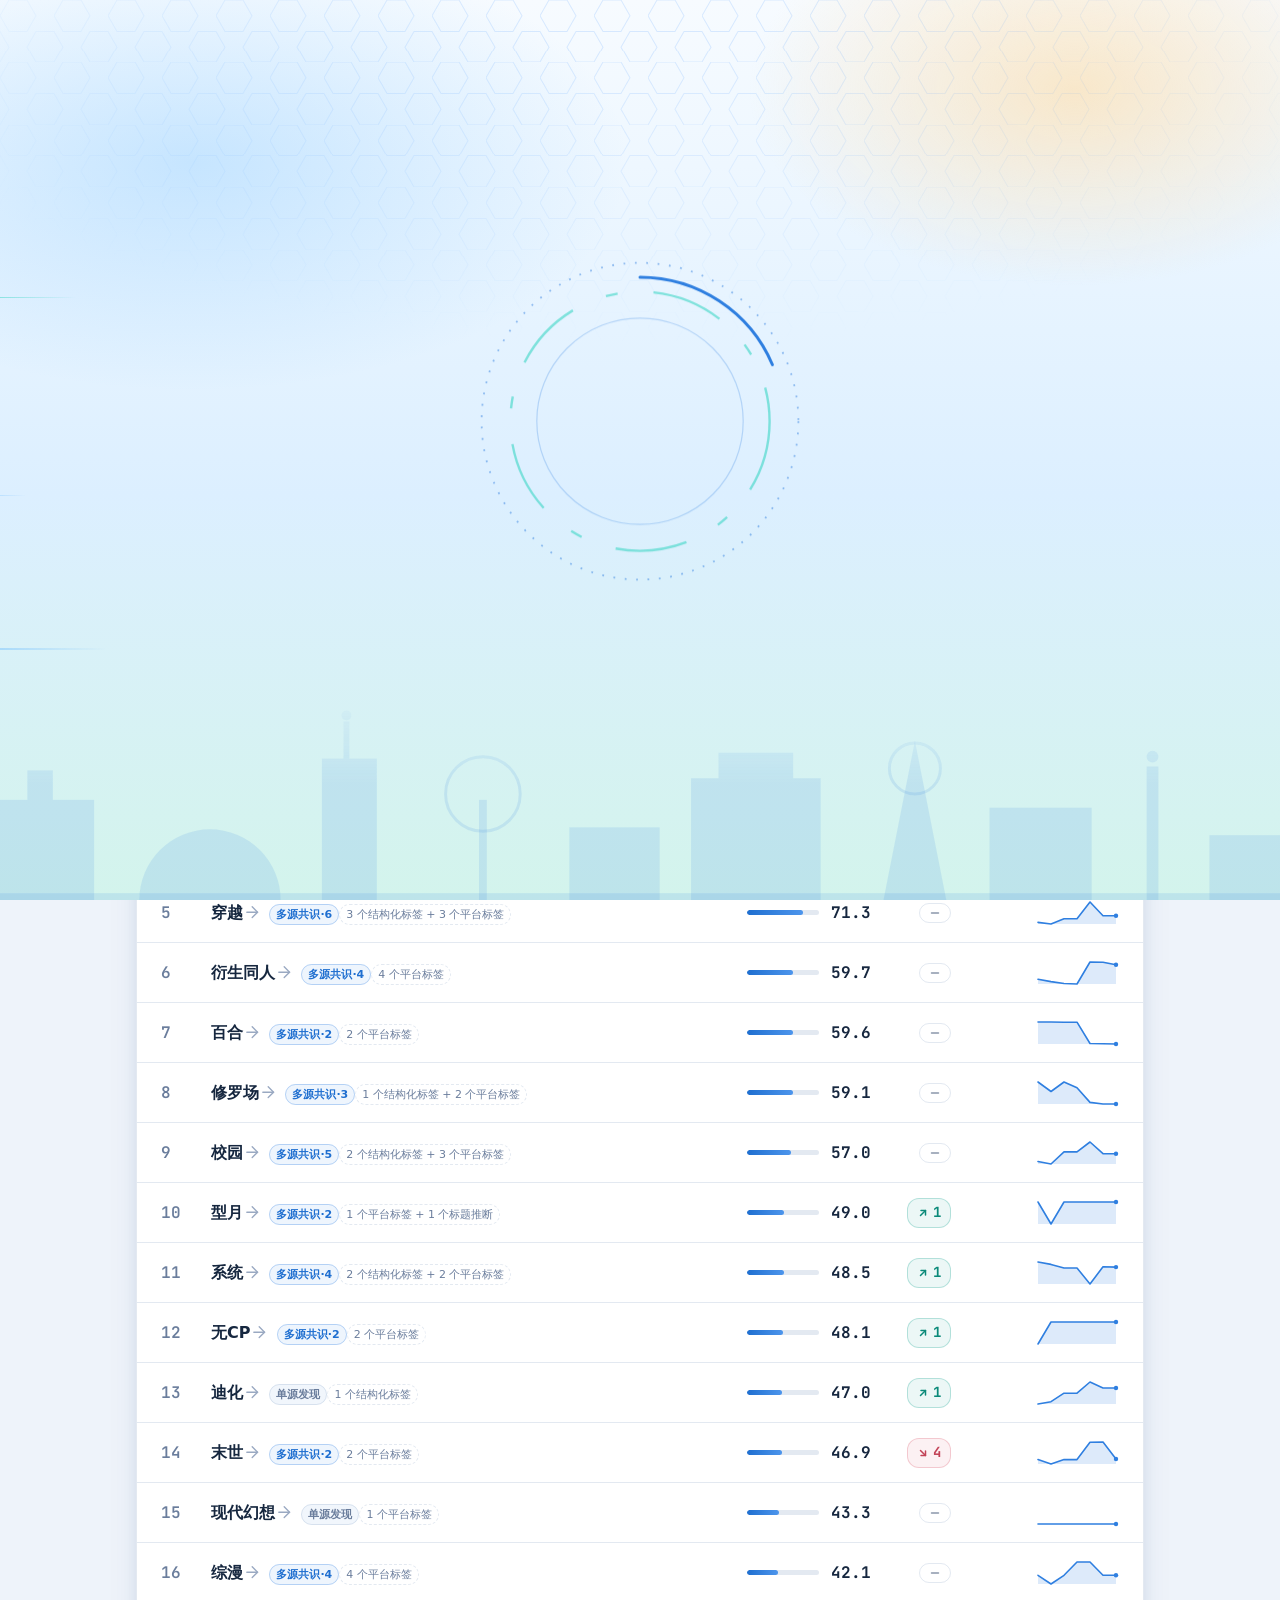
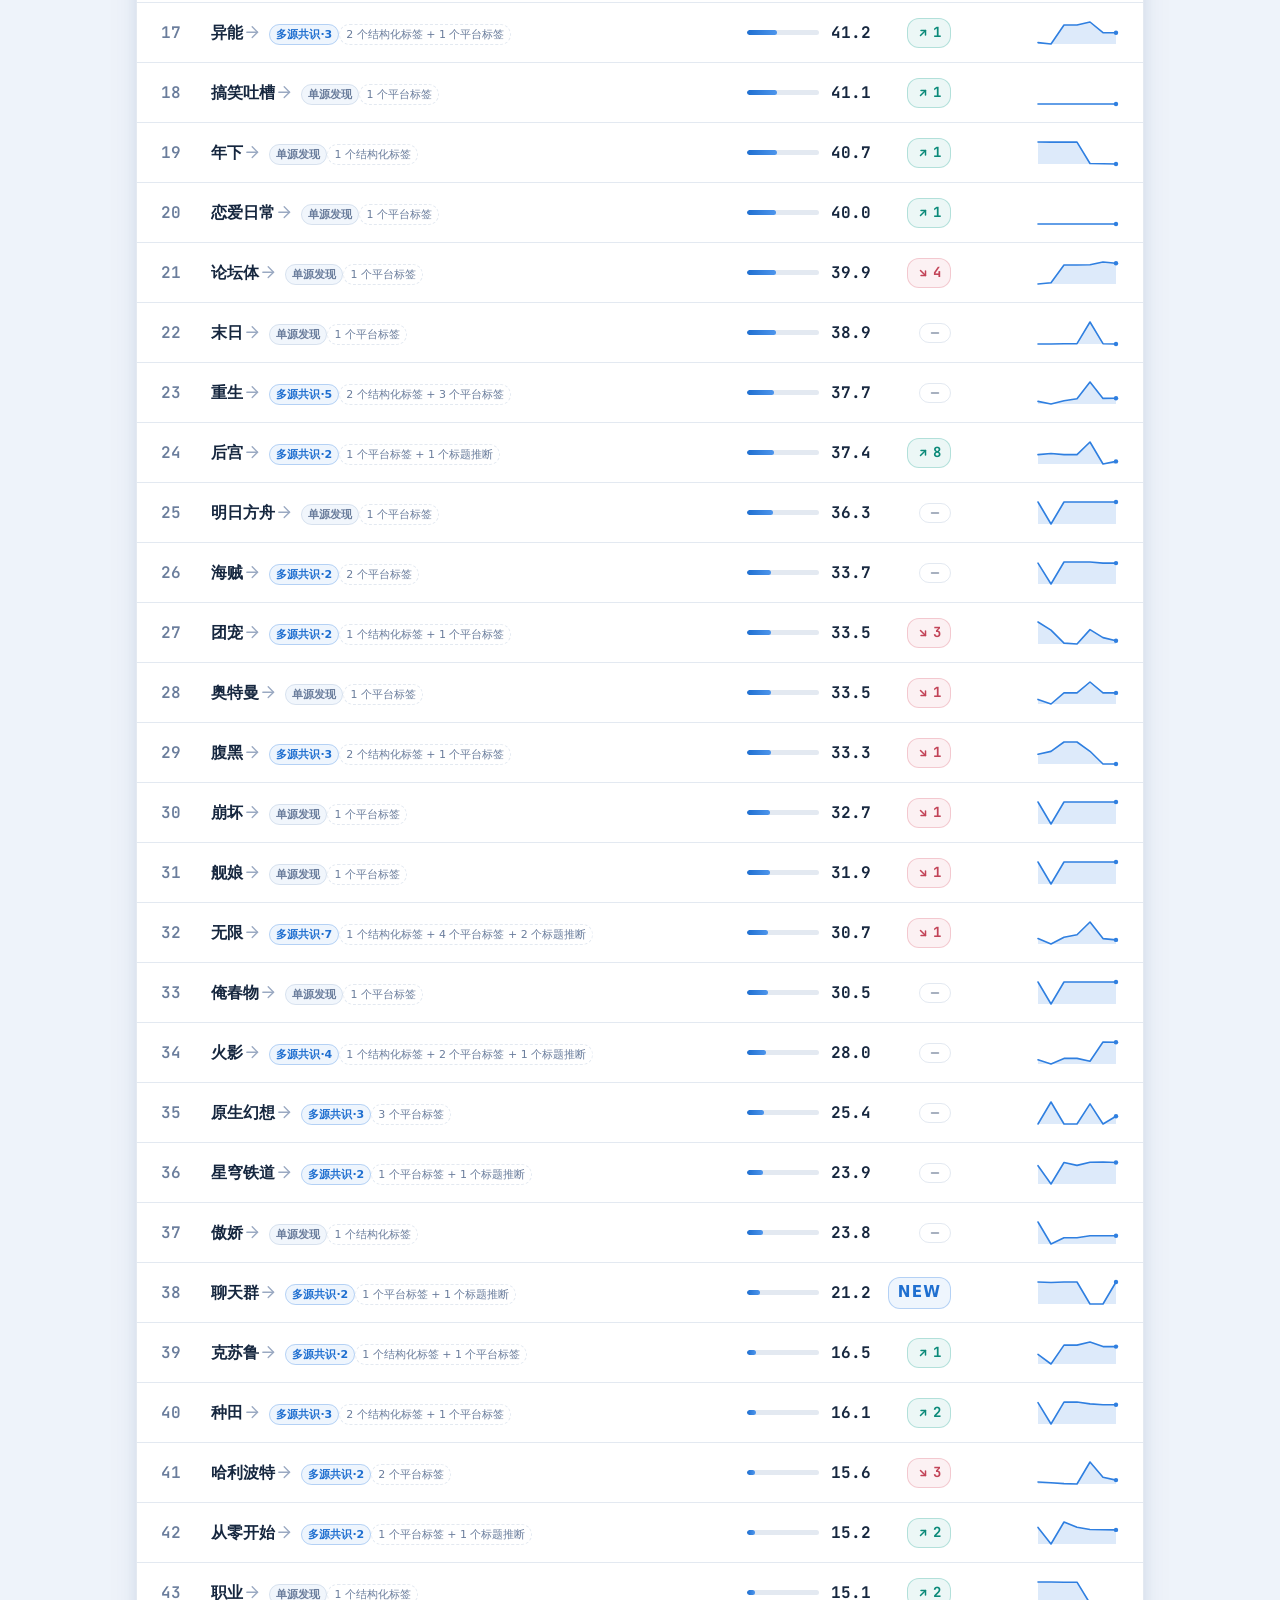
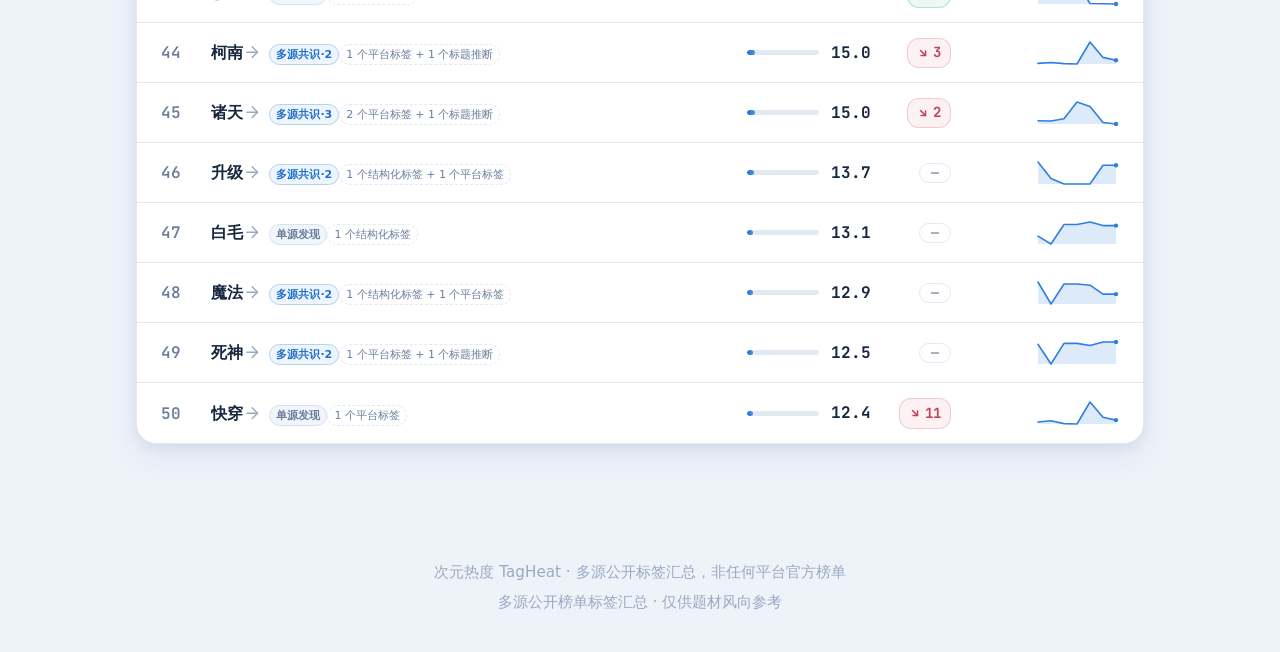
<file: site/index.html>
<!DOCTYPE html>
<html lang="zh-CN" data-theme="dark">
  <head>
    <meta charset="UTF-8" />
    <meta name="viewport" content="width=device-width, initial-scale=1" />
    <title>次元热度 · 二次元网文标签热榜</title>
    <meta name="description" content="看各平台二次元网文标签今天热什么、这周怎么变。多源采集 · 综合风向。" />
    <script>
      (function () {
        var root = document.documentElement;
        try {
          var t = localStorage.getItem("cyhd-theme");
          if (!t) t = matchMedia("(prefers-color-scheme: light)").matches ? "light" : "dark";
          root.dataset.theme = t;
        } catch (e) {
          root.dataset.theme = "dark";
        }
        /* 首帧即盖住主站：模块脚本延迟执行前不透出榜单 */
        try {
          var today = new Date().toLocaleDateString("sv");
          var force = /(?:\?|&)splash=(?:1|reset|force)\b/.test(location.search);
          if (force) localStorage.removeItem("cyhd-splash");
          if (force || localStorage.getItem("cyhd-splash") !== today) root.classList.add("js-splash-boot");
        } catch (e) {
          root.classList.add("js-splash-boot");
        }
      })();
    </script>
    <link rel="stylesheet" href="css/tokens.css" />
    <link rel="stylesheet" href="css/main.css" />
    <link rel="stylesheet" href="css/splash.css" />
    <link rel="preconnect" href="https://fonts.googleapis.com" />
    <link rel="preconnect" href="https://fonts.gstatic.com" crossorigin />
    <link href="https://fonts.googleapis.com/css2?family=Outfit:wght@600;700;800&family=JetBrains+Mono:wght@500;600;700&display=swap" rel="stylesheet" />
    <link rel="icon" type="image/svg+xml" href="tagheat-quill.svg" />
  </head>
  <body>
    <header class="topbar">
      <a class="brand" href="index.html">
        <span class="brand__mark">
          <img src="tagheat-quill.svg" alt="" width="34" height="34" />
        </span>
        <span class="brand__name">次元热度</span>
      </a>
      <nav class="nav" aria-label="主导航">
        <a href="index.html" class="is-active">热榜</a>
        <a href="help.html">Help</a>
        <a href="about.html">关于</a>
      </nav>
      <div class="topbar__side">
        <button class="theme-toggle" data-theme-toggle type="button" aria-label="切换深浅主题" title="切换深浅主题">
          <svg class="icon-moon" viewBox="0 0 24 24" fill="none" stroke="currentColor" stroke-width="1.8" stroke-linecap="round" stroke-linejoin="round"><path d="M21 12.8A9 9 0 1 1 11.2 3a7 7 0 0 0 9.8 9.8z"/></svg>
          <svg class="icon-sun" viewBox="0 0 24 24" fill="none" stroke="currentColor" stroke-width="1.8" stroke-linecap="round" stroke-linejoin="round"><circle cx="12" cy="12" r="4"/><path d="M12 2v2m0 16v2M4.9 4.9l1.4 1.4m11.4 11.4 1.4 1.4M2 12h2m16 0h2M4.9 19.1l1.4-1.4M17.7 6.3l1.4-1.4"/></svg>
        </button>
      </div>
    </header>

    <main class="wrap">
      <section class="hero">
        <h1 class="wordmark">
          <span class="grad-text">次元热度</span>
          <span class="wordmark__en">TagHeat</span>
        </h1>
        <div class="wind-line" id="wind-line" hidden>
          <span class="wind-line__label">今日风向</span>
          <span class="wind-line__text" id="wind-text"></span>
          <span class="wind-line__date" id="wind-date"></span>
        </div>
      </section>

      <section class="board" id="board">
        <div class="board__head">
          <div class="board__row board__row--id">
            <h2 class="board__title">
              <svg class="icon" viewBox="0 0 24 24" aria-hidden="true"><polyline points="22 7 13.5 15.5 8.5 10.5 2 17"/><polyline points="16 7 22 7 22 13"/></svg>
              <span id="board-title-text">细分风向榜</span>
              <span class="board__date" id="board-date"></span>
              <span class="board__legend" id="board-legend"></span>
              <a class="board__help" href="help.html" title="榜单阅读说明">Help</a>
            </h2>
            <div class="board__search">
              <svg viewBox="0 0 24 24" fill="none" stroke="currentColor" stroke-width="2" stroke-linecap="round"><circle cx="11" cy="11" r="7"/><path d="m21 21-4.3-4.3"/></svg>
              <input type="text" id="search-input" placeholder="搜索标签，如：恶役千金" autocomplete="off" />
            </div>
          </div>
          <div class="board__row board__row--src">
            <div class="tabs" id="board-tabs" role="tablist" aria-label="数据源切换"></div>
          </div>
          <div class="board__row board__row--kind">
            <div class="tabs tabs--kind" id="kind-tabs" role="tablist" aria-label="标签类型筛选">
              <button type="button" role="tab" data-kind="all" class="is-active" aria-selected="true" data-boards="merged,fandom">全部</button>
              <button type="button" role="tab" data-kind="trope" aria-selected="false" data-boards="merged">套路</button>
              <button type="button" role="tab" data-kind="moe" aria-selected="false" data-boards="merged">萌属性</button>
              <button type="button" role="tab" data-kind="ip" aria-selected="false" data-boards="merged,fandom">作品宇宙</button>
              <button type="button" role="tab" data-kind="fandom_structure" aria-selected="false" data-boards="fandom">同人结构</button>
              <button type="button" role="tab" data-kind="relationship" aria-selected="false" data-boards="merged,fandom">关系类型</button>
              <button type="button" role="tab" data-kind="genre" aria-selected="false" data-boards="merged">题材</button>
            </div>
          </div>
        </div>

        <div class="kind-pie" id="kind-pie" hidden>
          <div class="kind-pie__chart" id="kind-pie-chart"></div>
          <div class="kind-pie__list" id="kind-pie-list" role="group" aria-label="按类型筛选"></div>
        </div>

        <div class="rank-head" id="rank-head" aria-hidden="true">
          <span class="col-no">#</span><span class="col-tag">标签</span><span class="col-score" title="分数条 = 当前榜单区间相对刻度">Score</span><span class="col-delta">Δ</span><span class="col-dots">覆盖</span><span class="col-spark">近7日</span>
        </div>
        <ol class="rank-list" id="rank-list"></ol>
        <div id="board-status"></div>
      </section>
    </main>

    <footer class="footer">
      <p>次元热度 TagHeat · 多源公开标签汇总，非任何平台官方榜单</p>
      <p>多源公开榜单标签汇总 · 仅供题材风向参考</p>
    </footer>

    <div class="site-wind" aria-hidden="true"><i></i><i class="is-teal"></i><i></i><i class="is-teal is-blur"></i><i class="is-teal"></i><i></i><i class="is-blur"></i><i></i></div>
    <div class="city-windows" aria-hidden="true"></div>
    <div class="site-motes" aria-hidden="true"><i></i><i></i><i></i><i></i><i></i><i></i></div>
    <div class="site-hud" aria-hidden="true"><i></i><i></i></div>

    <script type="module" src="js/splash.js"></script>
    <script type="module" src="js/rank.js"></script>
    <script type="module" src="js/bg-wind.js"></script>
  </body>
</html>
</file>
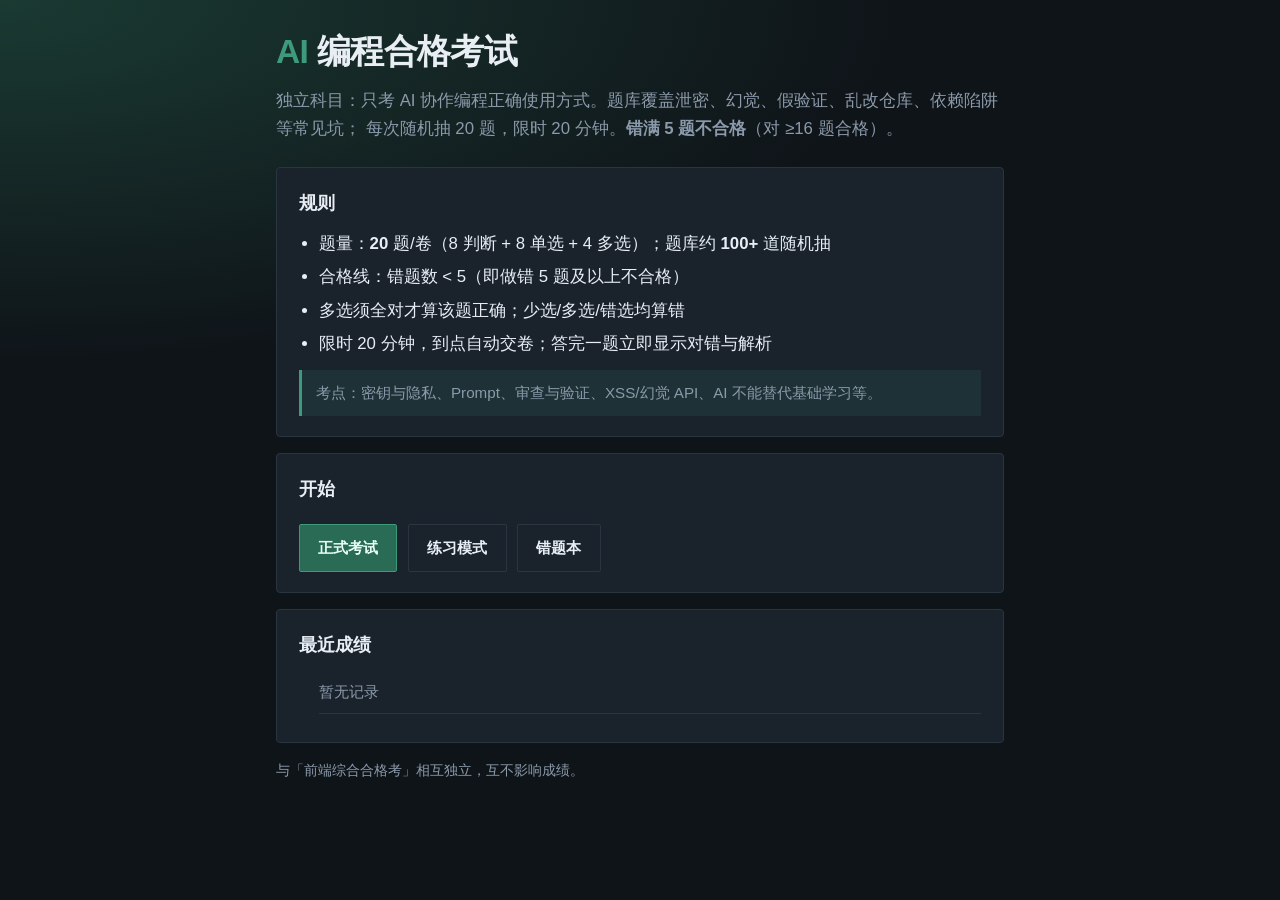
<file: site/ai-exam/index.html>
<!DOCTYPE html>
<html lang="zh-CN">
  <head>
    <meta charset="UTF-8" />
    <meta name="viewport" content="width=device-width, initial-scale=1, viewport-fit=cover" />
    <title>AI 编程合格考试</title>
    <link rel="stylesheet" href="shared/exam.css" />
  </head>
  <body>
    <div class="wrap">
      <h1><span>AI</span> 编程合格考试</h1>
      <p class="lead">
        独立科目：只考 AI 协作编程正确使用方式。题库覆盖泄密、幻觉、假验证、乱改仓库、依赖陷阱等常见坑；
        每次随机抽 20 题，限时 20 分钟。<strong>错满 5 题不合格</strong>（对 ≥16 题合格）。
      </p>

      <section class="card">
        <h2>规则</h2>
        <ul>
          <li>题量：<strong>20</strong> 题/卷（8 判断 + 8 单选 + 4 多选）；题库约 <strong>100+</strong> 道随机抽</li>
          <li>合格线：错题数 &lt; 5（即做错 5 题及以上不合格）</li>
          <li>多选须全对才算该题正确；少选/多选/错选均算错</li>
          <li>限时 20 分钟，到点自动交卷；答完一题立即显示对错与解析</li>
        </ul>
        <p class="note">考点：密钥与隐私、Prompt、审查与验证、XSS/幻觉 API、AI 不能替代基础学习等。</p>
      </section>

      <section class="card">
        <h2>开始</h2>
        <div class="btn-row">
          <a class="btn btn--primary" href="exam.html" id="btn-start">正式考试</a>
          <a class="btn" href="practice.html">练习模式</a>
          <a class="btn btn--ghost" href="practice.html?mode=wrong">错题本</a>
        </div>
      </section>

      <section class="card">
        <h2>最近成绩</h2>
        <ul class="history-list" id="history-list">
          <li class="meta">暂无记录</li>
        </ul>
      </section>

      <p class="meta">与「前端综合合格考」相互独立，互不影响成绩。</p>
    </div>

    <script src="engine/storage.js"></script>
    <script>
      (function () {
        const list = document.getElementById("history-list");
        const history = AiExamStorage.loadHistory();
        if (!history.length) return;
        list.innerHTML = history
          .slice(0, 8)
          .map(function (h) {
            const tag = h.passed
              ? '<span class="pass-tag">合格</span>'
              : '<span class="fail-tag">不合格</span>';
            return (
              "<li><span>" +
              new Date(h.at).toLocaleString() +
              "</span><span>对 " +
              h.correctCount +
              " / 错 " +
              h.wrongCount +
              " " +
              tag +
              "</span></li>"
            );
          })
          .join("");

        document.getElementById("btn-start").addEventListener("click", function (e) {
          const p = AiExamStorage.loadPaper();
          if (p && p.answers) {
            if (!confirm("检测到未交卷记录，确定放弃并开始新考试？")) {
              e.preventDefault();
              return;
            }
            AiExamStorage.clearPaper();
          }
        });
      })();
    </script>
  </body>
</html>
</file>
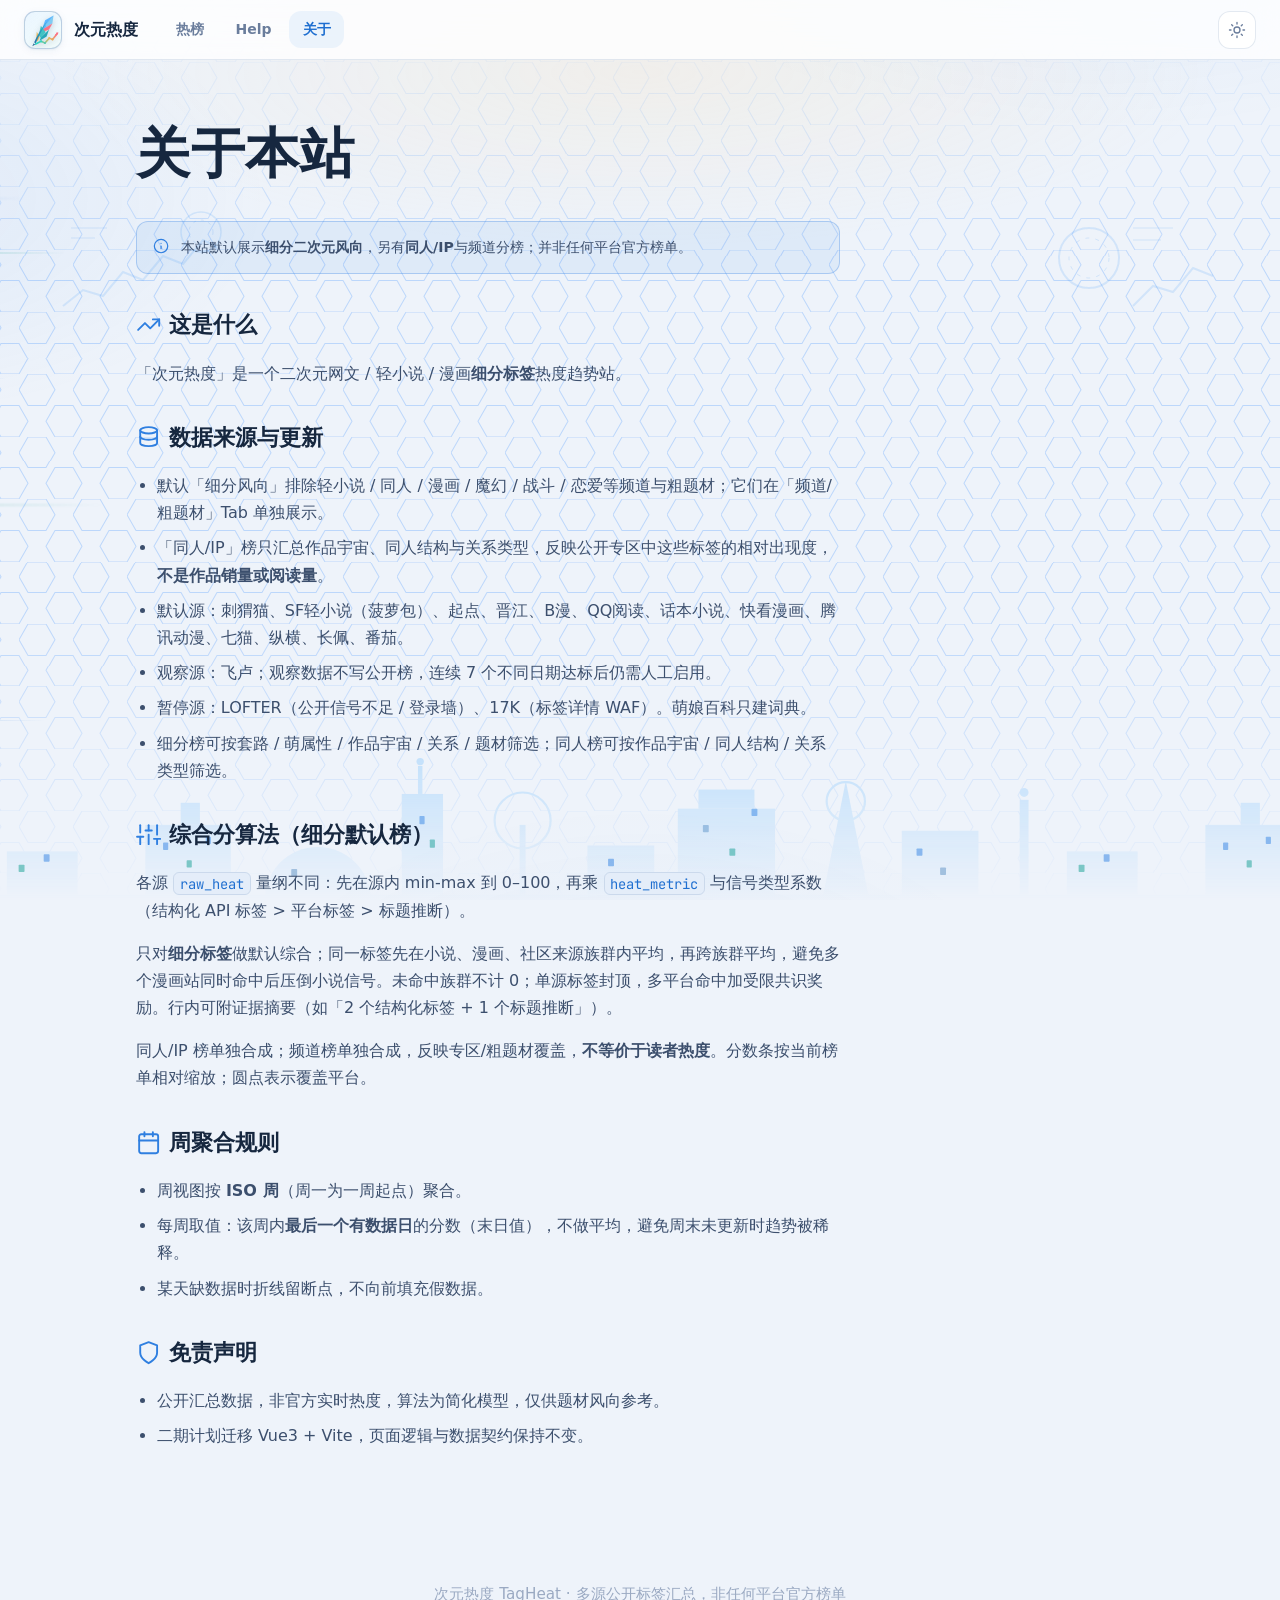
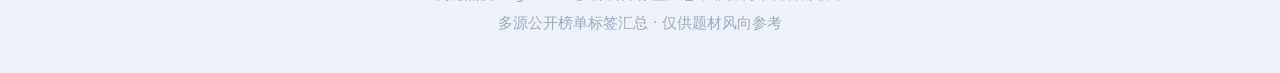
<file: site/about.html>
<!DOCTYPE html>
<html lang="zh-CN" data-theme="dark">
  <head>
    <meta charset="UTF-8" />
    <meta name="viewport" content="width=device-width, initial-scale=1" />
    <title>关于 · 次元热度</title>
    <meta name="description" content="次元热度的数据来源、综合分算法与免责声明。" />
    <script>
      (function () {
        try {
          var t = localStorage.getItem("cyhd-theme");
          if (!t) t = matchMedia("(prefers-color-scheme: light)").matches ? "light" : "dark";
          document.documentElement.dataset.theme = t;
        } catch (e) {
          document.documentElement.dataset.theme = "dark";
        }
      })();
    </script>
    <link rel="stylesheet" href="css/tokens.css" />
    <link rel="stylesheet" href="css/main.css" />
    <link rel="preconnect" href="https://fonts.googleapis.com" />
    <link rel="preconnect" href="https://fonts.gstatic.com" crossorigin />
    <link href="https://fonts.googleapis.com/css2?family=Outfit:wght@600;700;800&family=JetBrains+Mono:wght@500;600;700&display=swap" rel="stylesheet" />
    <link rel="icon" type="image/svg+xml" href="tagheat-quill.svg" />
  </head>
  <body>
    <header class="topbar">
      <a class="brand" href="index.html">
        <span class="brand__mark">
          <img src="tagheat-quill.svg" alt="" width="34" height="34" />
        </span>
        <span class="brand__name">次元热度</span>
      </a>
      <nav class="nav" aria-label="主导航">
        <a href="index.html">热榜</a>
        <a href="help.html">Help</a>
        <a href="about.html" class="is-active">关于</a>
      </nav>
      <div class="topbar__side">
        <button class="theme-toggle" data-theme-toggle type="button" aria-label="切换深浅主题" title="切换深浅主题">
          <svg class="icon-moon" viewBox="0 0 24 24" fill="none" stroke="currentColor" stroke-width="1.8" stroke-linecap="round" stroke-linejoin="round"><path d="M21 12.8A9 9 0 1 1 11.2 3a7 7 0 0 0 9.8 9.8z"/></svg>
          <svg class="icon-sun" viewBox="0 0 24 24" fill="none" stroke="currentColor" stroke-width="1.8" stroke-linecap="round" stroke-linejoin="round"><circle cx="12" cy="12" r="4"/><path d="M12 2v2m0 16v2M4.9 4.9l1.4 1.4m11.4 11.4 1.4 1.4M2 12h2m16 0h2M4.9 19.1l1.4-1.4M17.7 6.3l1.4-1.4"/></svg>
        </button>
      </div>
    </header>

    <main class="wrap">
      <div class="page-head">
        <h1>关于本站</h1>
      </div>

      <div class="prose">
        <div class="note">
          <svg class="icon" viewBox="0 0 24 24" aria-hidden="true"><circle cx="12" cy="12" r="10"/><path d="M12 16v-4m0-4h.01"/></svg>
          <span>本站默认展示<strong>细分二次元风向</strong>，另有<strong>同人/IP</strong>与频道分榜；并非任何平台官方榜单。</span>
        </div>

        <h2>
          <svg class="icon" viewBox="0 0 24 24" aria-hidden="true"><polyline points="22 7 13.5 15.5 8.5 10.5 2 17"/><polyline points="16 7 22 7 22 13"/></svg>
          这是什么
        </h2>
        <p>「次元热度」是一个二次元网文 / 轻小说 / 漫画<strong>细分标签</strong>热度趋势站。</p>

        <h2>
          <svg class="icon" viewBox="0 0 24 24" aria-hidden="true"><ellipse cx="12" cy="5" rx="8" ry="3"/><path d="M4 5v6c0 1.7 3.6 3 8 3s8-1.3 8-3V5"/><path d="M4 11v6c0 1.7 3.6 3 8 3s8-1.3 8-3v-6"/></svg>
          数据来源与更新
        </h2>
        <ul>
          <li>默认「细分风向」排除轻小说 / 同人 / 漫画 / 魔幻 / 战斗 / 恋爱等频道与粗题材；它们在「频道/粗题材」Tab 单独展示。</li>
          <li>「同人/IP」榜只汇总作品宇宙、同人结构与关系类型，反映公开专区中这些标签的相对出现度，<strong>不是作品销量或阅读量</strong>。</li>
          <li>默认源：刺猬猫、SF轻小说（菠萝包）、起点、晋江、B漫、QQ阅读、话本小说、快看漫画、腾讯动漫、七猫、纵横、长佩、番茄。</li>
          <li>观察源：飞卢；观察数据不写公开榜，连续 7 个不同日期达标后仍需人工启用。</li>
          <li>暂停源：LOFTER（公开信号不足 / 登录墙）、17K（标签详情 WAF）。萌娘百科只建词典。</li>
          <li>细分榜可按套路 / 萌属性 / 作品宇宙 / 关系 / 题材筛选；同人榜可按作品宇宙 / 同人结构 / 关系类型筛选。</li>
        </ul>

        <h2>
          <svg class="icon" viewBox="0 0 24 24" aria-hidden="true"><line x1="4" y1="21" x2="4" y2="14"/><line x1="4" y1="10" x2="4" y2="3"/><line x1="12" y1="21" x2="12" y2="12"/><line x1="12" y1="8" x2="12" y2="3"/><line x1="20" y1="21" x2="20" y2="16"/><line x1="20" y1="12" x2="20" y2="3"/><line x1="1" y1="14" x2="7" y2="14"/><line x1="9" y1="8" x2="15" y2="8"/><line x1="17" y1="16" x2="23" y2="16"/></svg>
          综合分算法（细分默认榜）
        </h2>
        <p>各源 <code>raw_heat</code> 量纲不同：先在源内 min-max 到 0–100，再乘 <code>heat_metric</code> 与信号类型系数（结构化 API 标签 &gt; 平台标签 &gt; 标题推断）。</p>
        <p>只对<strong>细分标签</strong>做默认综合；同一标签先在小说、漫画、社区来源族群内平均，再跨族群平均，避免多个漫画站同时命中后压倒小说信号。未命中族群不计 0；单源标签封顶，多平台命中加受限共识奖励。行内可附证据摘要（如「2 个结构化标签 + 1 个标题推断」）。</p>
        <p>同人/IP 榜单独合成；频道榜单独合成，反映专区/粗题材覆盖，<strong>不等价于读者热度</strong>。分数条按当前榜单相对缩放；圆点表示覆盖平台。</p>

        <h2>
          <svg class="icon" viewBox="0 0 24 24" aria-hidden="true"><rect x="3" y="4" width="18" height="18" rx="2"/><line x1="16" y1="2" x2="16" y2="6"/><line x1="8" y1="2" x2="8" y2="6"/><line x1="3" y1="10" x2="21" y2="10"/></svg>
          周聚合规则
        </h2>
        <ul>
          <li>周视图按 <strong>ISO 周</strong>（周一为一周起点）聚合。</li>
          <li>每周取值：该周内<strong>最后一个有数据日</strong>的分数（末日值），不做平均，避免周末未更新时趋势被稀释。</li>
          <li>某天缺数据时折线留断点，不向前填充假数据。</li>
        </ul>

        <h2>
          <svg class="icon" viewBox="0 0 24 24" aria-hidden="true"><path d="M12 22s8-4 8-10V5l-8-3-8 3v7c0 6 8 10 8 10z"/></svg>
          免责声明
        </h2>
        <ul>
          <li>公开汇总数据，非官方实时热度，算法为简化模型，仅供题材风向参考。</li>
          <li>二期计划迁移 Vue3 + Vite，页面逻辑与数据契约保持不变。</li>
        </ul>
      </div>
    </main>

    <footer class="footer">
      <p>次元热度 TagHeat · 多源公开标签汇总，非任何平台官方榜单</p>
      <p>多源公开榜单标签汇总 · 仅供题材风向参考</p>
    </footer>

    <div class="site-wind" aria-hidden="true"><i></i><i class="is-teal"></i><i></i><i class="is-teal is-blur"></i><i class="is-teal"></i><i></i><i class="is-blur"></i><i></i></div>
    <div class="city-windows" aria-hidden="true"></div>
    <div class="site-motes" aria-hidden="true"><i></i><i></i><i></i><i></i><i></i><i></i></div>
    <div class="site-hud" aria-hidden="true"><i></i><i></i></div>

    <script type="module">
      import { initThemeToggle } from "./js/theme.js";
      initThemeToggle();
    </script>
  </body>
</html>
</file>
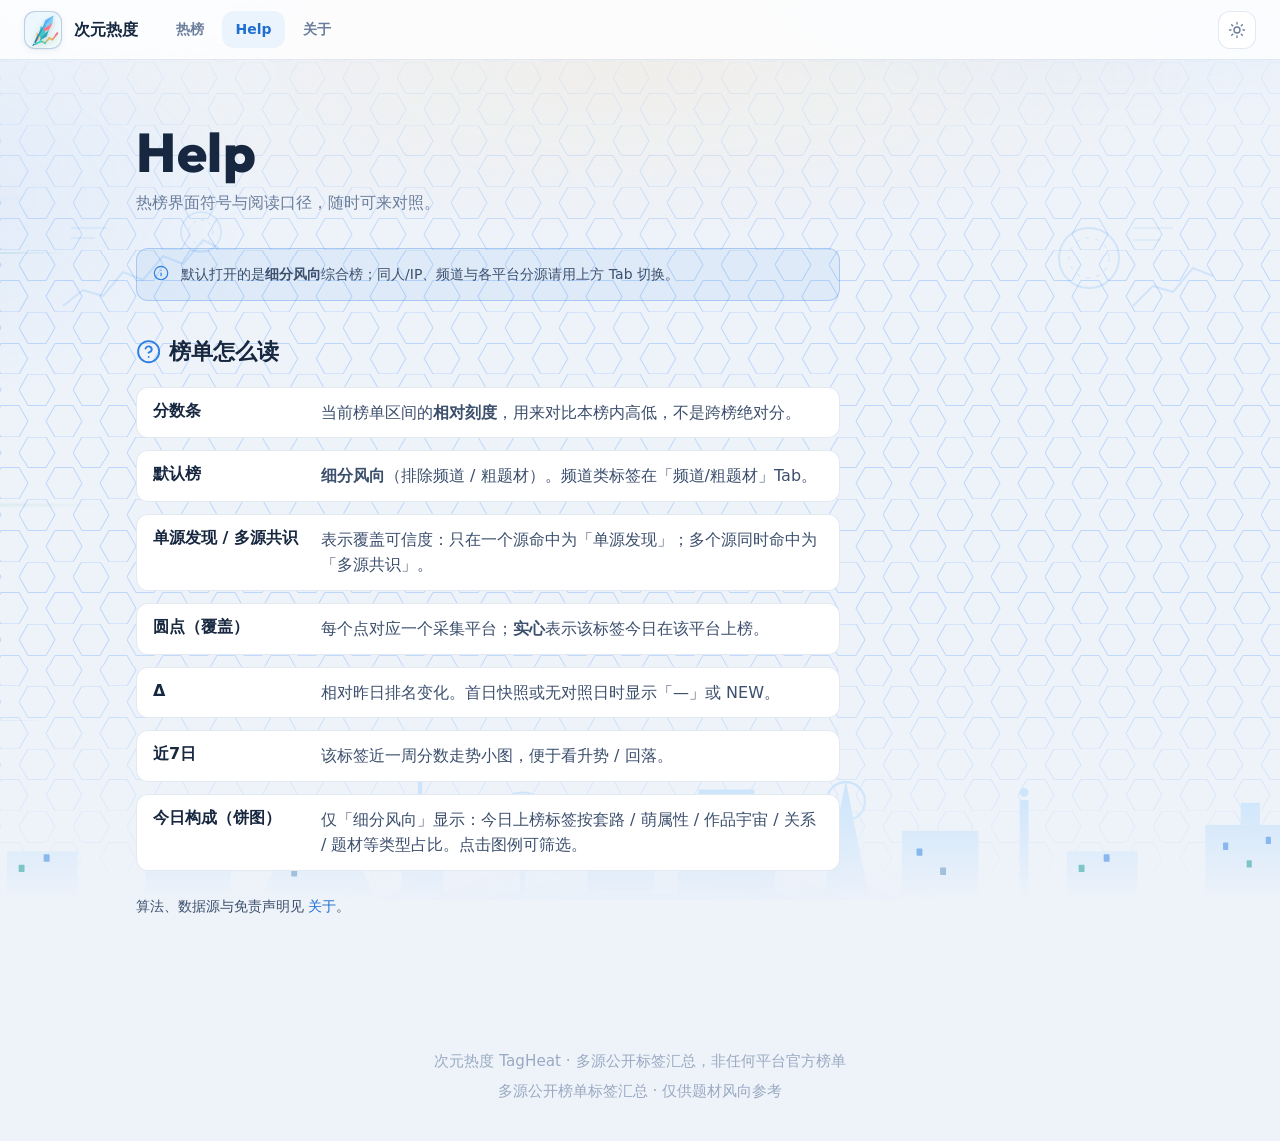
<file: site/help.html>
<!DOCTYPE html>
<html lang="zh-CN" data-theme="dark">
  <head>
    <meta charset="UTF-8" />
    <meta name="viewport" content="width=device-width, initial-scale=1" />
    <title>Help · 次元热度</title>
    <meta name="description" content="次元热度热榜界面符号与口径说明。" />
    <script>
      (function () {
        try {
          var t = localStorage.getItem("cyhd-theme");
          if (!t) t = matchMedia("(prefers-color-scheme: light)").matches ? "light" : "dark";
          document.documentElement.dataset.theme = t;
        } catch (e) {
          document.documentElement.dataset.theme = "dark";
        }
      })();
    </script>
    <link rel="stylesheet" href="css/tokens.css" />
    <link rel="stylesheet" href="css/main.css" />
    <link rel="preconnect" href="https://fonts.googleapis.com" />
    <link rel="preconnect" href="https://fonts.gstatic.com" crossorigin />
    <link href="https://fonts.googleapis.com/css2?family=Outfit:wght@600;700;800&family=JetBrains+Mono:wght@500;600;700&display=swap" rel="stylesheet" />
    <link rel="icon" type="image/svg+xml" href="tagheat-quill.svg" />
  </head>
  <body>
    <header class="topbar">
      <a class="brand" href="index.html">
        <span class="brand__mark">
          <img src="tagheat-quill.svg" alt="" width="34" height="34" />
        </span>
        <span class="brand__name">次元热度</span>
      </a>
      <nav class="nav" aria-label="主导航">
        <a href="index.html">热榜</a>
        <a href="help.html" class="is-active">Help</a>
        <a href="about.html">关于</a>
      </nav>
      <div class="topbar__side">
        <button class="theme-toggle" data-theme-toggle type="button" aria-label="切换深浅主题" title="切换深浅主题">
          <svg class="icon-moon" viewBox="0 0 24 24" fill="none" stroke="currentColor" stroke-width="1.8" stroke-linecap="round" stroke-linejoin="round"><path d="M21 12.8A9 9 0 1 1 11.2 3a7 7 0 0 0 9.8 9.8z"/></svg>
          <svg class="icon-sun" viewBox="0 0 24 24" fill="none" stroke="currentColor" stroke-width="1.8" stroke-linecap="round" stroke-linejoin="round"><circle cx="12" cy="12" r="4"/><path d="M12 2v2m0 16v2M4.9 4.9l1.4 1.4m11.4 11.4 1.4 1.4M2 12h2m16 0h2M4.9 19.1l1.4-1.4M17.7 6.3l1.4-1.4"/></svg>
        </button>
      </div>
    </header>

    <main class="wrap">
      <div class="page-head">
        <h1>Help</h1>
        <p class="page-head__lead">热榜界面符号与阅读口径，随时可来对照。</p>
      </div>

      <div class="prose">
        <div class="note">
          <svg class="icon" viewBox="0 0 24 24" aria-hidden="true"><circle cx="12" cy="12" r="10"/><path d="M12 16v-4m0-4h.01"/></svg>
          <span>默认打开的是<strong>细分风向</strong>综合榜；同人/IP、频道与各平台分源请用上方 Tab 切换。</span>
        </div>

        <h2>
          <svg class="icon" viewBox="0 0 24 24" aria-hidden="true"><circle cx="12" cy="12" r="10"/><path d="M9.09 9a3 3 0 0 1 5.83 1c0 2-3 3-3 3"/><path d="M12 17h.01"/></svg>
          榜单怎么读
        </h2>
        <dl class="help-glossary">
          <div>
            <dt>分数条</dt>
            <dd>当前榜单区间的<strong>相对刻度</strong>，用来对比本榜内高低，不是跨榜绝对分。</dd>
          </div>
          <div>
            <dt>默认榜</dt>
            <dd><strong>细分风向</strong>（排除频道 / 粗题材）。频道类标签在「频道/粗题材」Tab。</dd>
          </div>
          <div>
            <dt>单源发现 / 多源共识</dt>
            <dd>表示覆盖可信度：只在一个源命中为「单源发现」；多个源同时命中为「多源共识」。</dd>
          </div>
          <div>
            <dt>圆点（覆盖）</dt>
            <dd>每个点对应一个采集平台；<strong>实心</strong>表示该标签今日在该平台上榜。</dd>
          </div>
          <div>
            <dt>Δ</dt>
            <dd>相对昨日排名变化。首日快照或无对照日时显示「—」或 NEW。</dd>
          </div>
          <div>
            <dt>近7日</dt>
            <dd>该标签近一周分数走势小图，便于看升势 / 回落。</dd>
          </div>
          <div>
            <dt>今日构成（饼图）</dt>
            <dd>仅「细分风向」显示：今日上榜标签按套路 / 萌属性 / 作品宇宙 / 关系 / 题材等类型占比。点击图例可筛选。</dd>
          </div>
        </dl>

        <p class="help-more">算法、数据源与免责声明见 <a href="about.html">关于</a>。</p>
      </div>
    </main>

    <footer class="footer">
      <p>次元热度 TagHeat · 多源公开标签汇总，非任何平台官方榜单</p>
      <p>多源公开榜单标签汇总 · 仅供题材风向参考</p>
    </footer>

    <div class="site-wind" aria-hidden="true"><i></i><i class="is-teal"></i><i></i><i class="is-teal is-blur"></i><i class="is-teal"></i><i></i><i class="is-blur"></i><i></i></div>
    <div class="city-windows" aria-hidden="true"></div>
    <div class="site-motes" aria-hidden="true"><i></i><i></i><i></i><i></i><i></i><i></i></div>
    <div class="site-hud" aria-hidden="true"><i></i><i></i></div>

    <script type="module">
      import { initThemeToggle } from "./js/theme.js";
      initThemeToggle();
    </script>
  </body>
</html>
</file>
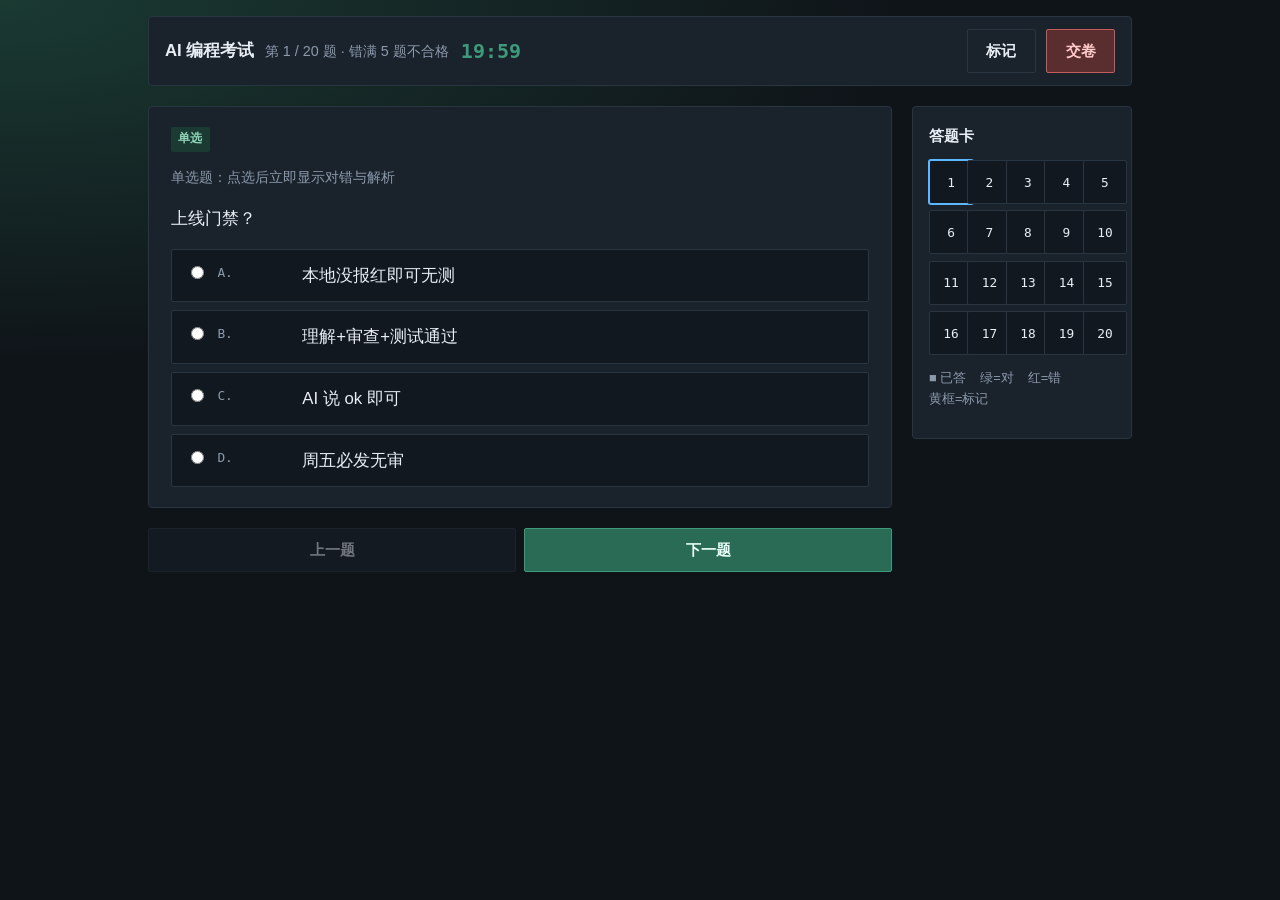
<file: site/ai-exam/exam.html>
<!DOCTYPE html>
<html lang="zh-CN">
  <head>
    <meta charset="UTF-8" />
    <meta name="viewport" content="width=device-width, initial-scale=1, viewport-fit=cover" />
    <title>AI 编程考 · 作答中</title>
    <link rel="stylesheet" href="shared/exam.css" />
  </head>
  <body>
    <div class="exam-shell">
      <div class="exam-topbar">
        <div>
          <strong>AI 编程考试</strong>
          <span class="meta" id="progress-label">第 1 / 20 题</span>
        </div>
        <div class="timer" id="timer">20:00</div>
        <div class="btn-row">
          <button type="button" class="btn btn--ghost" id="btn-flag">标记</button>
          <button type="button" class="btn btn--danger" id="btn-submit">交卷</button>
        </div>
      </div>

      <main>
        <article class="question-card" id="question-card">
          <p class="meta">组卷中…</p>
        </article>
        <div class="q-nav">
          <button type="button" class="btn" id="btn-prev">上一题</button>
          <button type="button" class="btn btn--primary" id="btn-next">下一题</button>
        </div>
      </main>

      <aside class="answer-sheet" id="answer-sheet" aria-label="答题卡">
        <h3>答题卡</h3>
        <div class="sheet-grid" id="sheet-grid"></div>
        <p class="sheet-legend"><span>■ 已答</span> <span>绿=对</span> <span>红=错</span> <span>黄框=标记</span></p>
      </aside>
    </div>

    <div class="sheet-backdrop" id="sheet-backdrop"></div>
    <button type="button" class="sheet-fab" id="sheet-fab" aria-controls="answer-sheet" aria-expanded="false">
      答题卡
    </button>

    <script src="bank/loader.js"></script>
    <script src="bank/ai-usage.js"></script>
    <script src="engine/storage.js"></script>
    <script src="engine/scoring.js"></script>
    <script src="engine/timer.js"></script>
    <script src="engine/draw.js"></script>
    <script src="engine/exam-app.js"></script>
  </body>
</html>
</file>
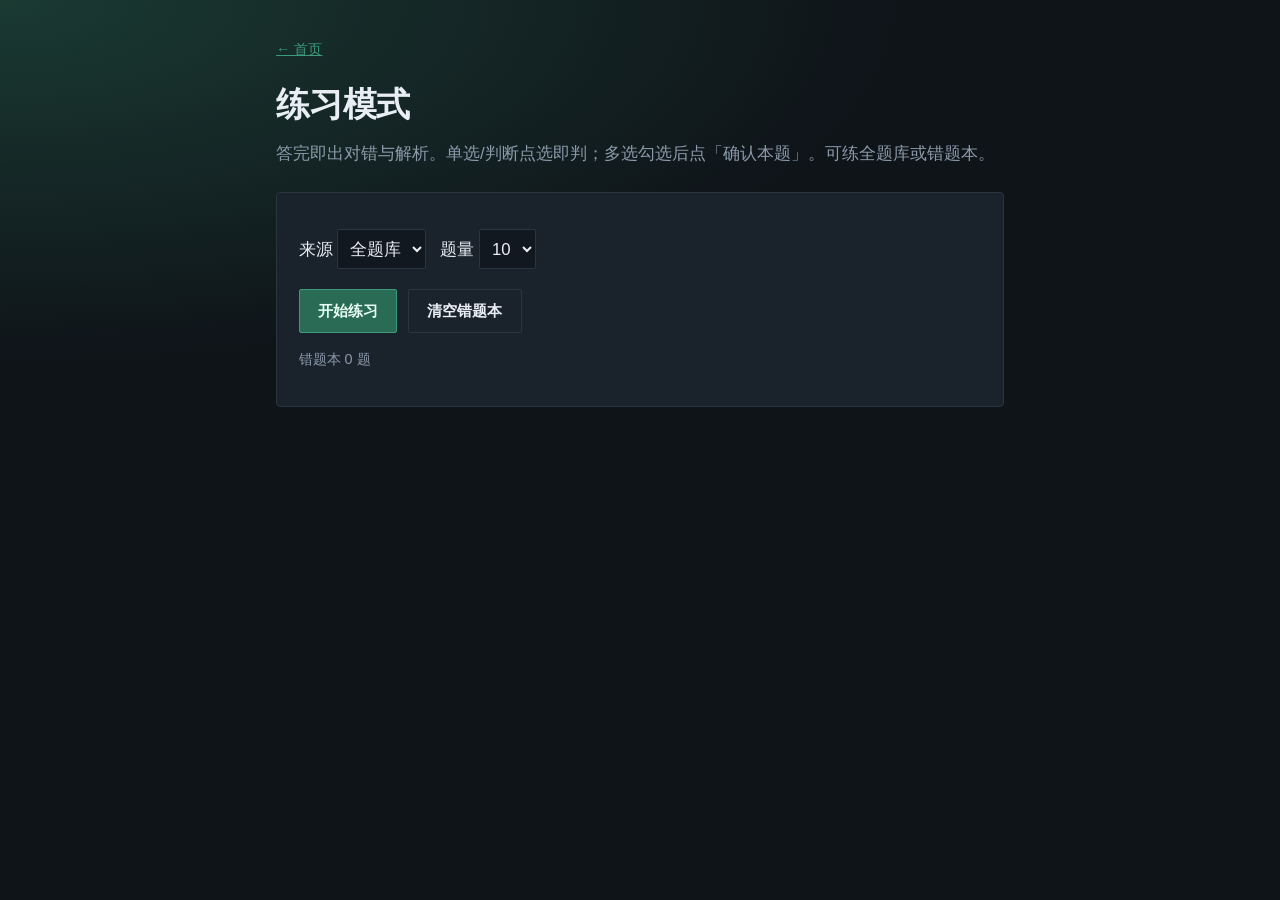
<file: site/ai-exam/practice.html>
<!DOCTYPE html>
<html lang="zh-CN">
  <head>
    <meta charset="UTF-8" />
    <meta name="viewport" content="width=device-width, initial-scale=1, viewport-fit=cover" />
    <title>AI 编程考 · 练习</title>
    <link rel="stylesheet" href="shared/exam.css" />
  </head>
  <body>
    <div class="wrap">
      <p class="meta"><a href="index.html">← 首页</a></p>
      <h1>练习模式</h1>
      <p class="lead">答完即出对错与解析。单选/判断点选即判；多选勾选后点「确认本题」。可练全题库或错题本。</p>

      <section class="card" id="setup-card">
        <p>
          <label>
            来源
            <select id="source">
              <option value="all">全题库</option>
              <option value="wrong">错题本</option>
            </select>
          </label>
          &nbsp;
          <label>
            题量
            <select id="count">
              <option value="5">5</option>
              <option value="10" selected>10</option>
              <option value="20">20</option>
            </select>
          </label>
        </p>
        <div class="btn-row">
          <button type="button" class="btn btn--primary" id="btn-start">开始练习</button>
          <button type="button" class="btn btn--ghost" id="btn-clear">清空错题本</button>
        </div>
        <p class="meta" id="wrong-count"></p>
      </section>

      <section id="practice-area" hidden>
        <article class="question-card" id="question-card"></article>
        <div id="feedback" hidden></div>
        <div class="btn-row">
          <button type="button" class="btn btn--primary" id="btn-check" hidden>确认本题</button>
          <button type="button" class="btn" id="btn-next" hidden>下一题</button>
          <button type="button" class="btn btn--ghost" id="btn-remove" hidden>移出错题本</button>
        </div>
        <p class="meta" id="practice-progress"></p>
      </section>
    </div>

    <script src="bank/loader.js"></script>
    <script src="bank/ai-usage.js"></script>
    <script src="engine/storage.js"></script>
    <script src="engine/scoring.js"></script>
    <script src="engine/draw.js"></script>
    <script>
      (function () {
        const TYPE_LABEL = { judge: "判断", single: "单选", multi: "多选" };
        const TYPE_CLASS = { judge: "badge--judge", single: "badge--single", multi: "badge--multi" };
        const LETTERS = "ABCDEFGH";
        if (new URLSearchParams(location.search).get("mode") === "wrong") {
          document.getElementById("source").value = "wrong";
        }

        let queue = [];
        let index = 0;
        let checked = false;

        function escapeHtml(s) {
          return String(s)
            .replace(/&/g, "&amp;")
            .replace(/</g, "&lt;")
            .replace(/>/g, "&gt;")
            .replace(/"/g, "&quot;");
        }

        function updateWrong() {
          document.getElementById("wrong-count").textContent =
            "错题本 " + AiExamStorage.loadWrong().length + " 题";
        }

        function pool() {
          return document.getElementById("source").value === "wrong"
            ? AiExamStorage.loadWrong()
            : AiExamDraw.collectBank();
        }

        function start() {
          const p = pool();
          if (!p.length) {
            alert("题库/错题本为空");
            return;
          }
          queue = AiExamDraw.drawPractice(p, Number(document.getElementById("count").value));
          index = 0;
          document.getElementById("setup-card").hidden = true;
          document.getElementById("practice-area").hidden = false;
          render();
        }

        function render() {
          const q = queue[index];
          checked = false;
          document.getElementById("practice-progress").textContent =
            index + 1 + " / " + queue.length;
          document.getElementById("feedback").hidden = true;
          document.getElementById("btn-check").hidden = q.type !== "multi";
          document.getElementById("btn-check").disabled = true;
          document.getElementById("btn-next").hidden = true;
          document.getElementById("btn-remove").hidden = true;
          const isMulti = q.type === "multi";
          document.getElementById("question-card").innerHTML =
            '<div class="q-meta"><span class="badge ' +
            TYPE_CLASS[q.type] +
            '">' +
            TYPE_LABEL[q.type] +
            '</span></div><p class="meta">' +
            (isMulti ? "多选：选完后点「确认本题」" : "点选后立即出结果") +
            '</p><p class="q-stem">' +
            escapeHtml(q.stem) +
            '</p><ul class="options" id="options">' +
            q.options
              .map(function (opt, oi) {
                return (
                  '<li class="option" data-oi="' +
                  oi +
                  '"><input type="' +
                  (isMulti ? "checkbox" : "radio") +
                  '" name="pq" value="' +
                  oi +
                  '" /><span class="option-label">' +
                  LETTERS[oi] +
                  '.</span><span class="option-text">' +
                  escapeHtml(opt) +
                  "</span></li>"
                );
              })
              .join("") +
            "</ul>";
          document.querySelectorAll("#options .option").forEach(function (el) {
            el.addEventListener("click", function (e) {
              if (checked || e.target.tagName === "INPUT") return;
              const input = el.querySelector("input");
              if (isMulti) input.checked = !input.checked;
              else input.checked = true;
              onPick();
            });
            el.querySelector("input").addEventListener("change", onPick);
          });
        }

        function getUser() {
          const selected = [];
          document.querySelectorAll("#options input").forEach(function (inp) {
            if (inp.checked) selected.push(Number(inp.value));
          });
          return selected;
        }

        function onPick() {
          if (checked) return;
          const q = queue[index];
          const user = getUser();
          document.querySelectorAll("#options .option").forEach(function (el) {
            el.classList.toggle(
              "is-selected",
              user.indexOf(Number(el.getAttribute("data-oi"))) !== -1
            );
          });
          if (q.type === "multi") {
            document.getElementById("btn-check").disabled = user.length === 0;
            return;
          }
          if (user.length) check();
        }

        function check() {
          if (checked) return;
          const q = queue[index];
          const user = getUser();
          if (!user.length) {
            alert("请先选择答案");
            return;
          }
          const ok = AiExamScoring.equal(q.answer, user);
          checked = true;
          const fb = document.getElementById("feedback");
          fb.hidden = false;
          fb.className = "feedback " + (ok ? "feedback--ok" : "feedback--bad");
          fb.innerHTML =
            (ok ? "正确。" : "错误。") +
            " 答案：" +
            q.answer
              .map(function (i) {
                return LETTERS[i];
              })
              .join("、") +
            '<div class="explain">' +
            escapeHtml(q.explain) +
            "</div>";
          document.querySelectorAll("#options .option").forEach(function (el) {
            const oi = Number(el.getAttribute("data-oi"));
            if (q.answer.indexOf(oi) !== -1) el.classList.add("is-correct");
            if (user.indexOf(oi) !== -1 && q.answer.indexOf(oi) === -1) el.classList.add("is-wrong");
            const input = el.querySelector("input");
            if (input) input.disabled = true;
          });
          document.getElementById("btn-check").hidden = true;
          document.getElementById("btn-next").hidden = false;
          if (!ok) {
            AiExamStorage.addWrong([q]);
            updateWrong();
          } else if (document.getElementById("source").value === "wrong") {
            document.getElementById("btn-remove").hidden = false;
          }
        }

        document.getElementById("btn-start").addEventListener("click", start);
        document.getElementById("btn-check").addEventListener("click", check);
        document.getElementById("btn-next").addEventListener("click", function () {
          if (index >= queue.length - 1) {
            alert("练习结束");
            location.href = "practice.html";
            return;
          }
          index++;
          render();
        });
        document.getElementById("btn-remove").addEventListener("click", function () {
          AiExamStorage.removeWrong(queue[index].id);
          updateWrong();
          document.getElementById("btn-remove").hidden = true;
        });
        document.getElementById("btn-clear").addEventListener("click", function () {
          if (confirm("清空错题本？")) {
            AiExamStorage.clearWrong();
            updateWrong();
          }
        });
        updateWrong();
      })();
    </script>
  </body>
</html>
</file>
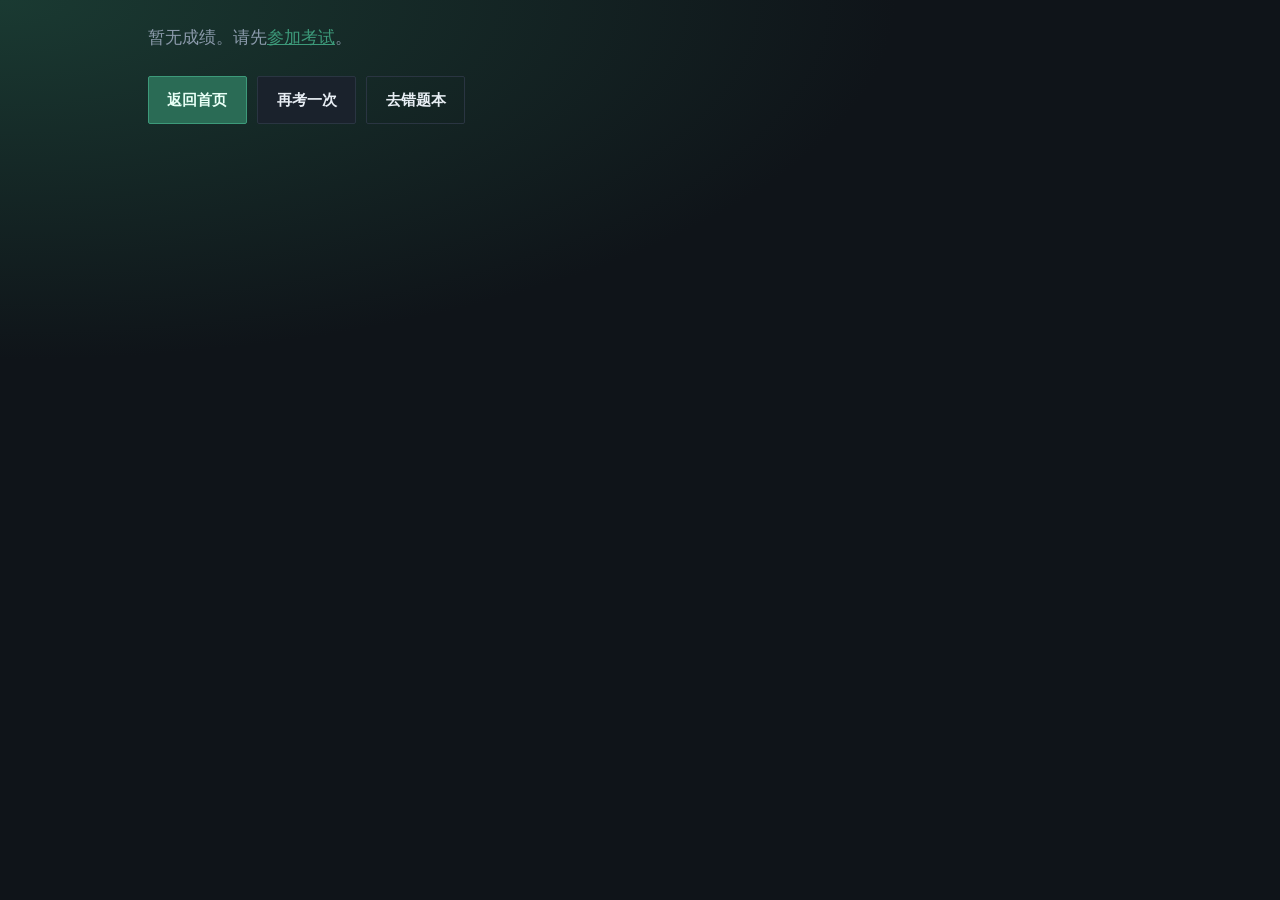
<file: site/ai-exam/result.html>
<!DOCTYPE html>
<html lang="zh-CN">
  <head>
    <meta charset="UTF-8" />
    <meta name="viewport" content="width=device-width, initial-scale=1, viewport-fit=cover" />
    <title>AI 编程考 · 结果</title>
    <link rel="stylesheet" href="shared/exam.css" />
  </head>
  <body>
    <div class="wrap wrap--wide">
      <div id="result-root"><p class="meta">加载中…</p></div>
      <div class="btn-row">
        <a class="btn btn--primary" href="index.html">返回首页</a>
        <a class="btn" href="exam.html" id="btn-retry">再考一次</a>
        <a class="btn btn--ghost" href="practice.html?mode=wrong">去错题本</a>
      </div>
    </div>

    <script src="engine/storage.js"></script>
    <script>
      (function () {
        const result = AiExamStorage.loadResult();
        const root = document.getElementById("result-root");
        if (!result) {
          root.innerHTML = '<p class="lead">暂无成绩。请先<a href="exam.html">参加考试</a>。</p>';
          return;
        }
        document.getElementById("btn-retry").addEventListener("click", function () {
          AiExamStorage.clearPaper();
        });

        const TYPE_LABEL = { judge: "判断", single: "单选", multi: "多选" };
        const LETTERS = "ABCDEFGH";
        function escapeHtml(s) {
          return String(s)
            .replace(/&/g, "&amp;")
            .replace(/</g, "&lt;")
            .replace(/>/g, "&gt;")
            .replace(/"/g, "&quot;");
        }
        function fmt(arr) {
          if (!arr || !arr.length) return "未作答";
          return arr.map(function (i) {
            return LETTERS[i];
          }).join("、");
        }

        const heroClass = result.passed ? "is-pass" : "is-fail";
        const verdict = result.passed ? "合格" : "不合格";
        const reason = result.passed
          ? "错题 " + result.wrongCount + " &lt; 5"
          : "错题 " + result.wrongCount + " ≥ 5";

        let html =
          '<div class="score-hero ' +
          heroClass +
          '"><div class="score-num">' +
          result.correctCount +
          " / 20</div>" +
          '<div class="meta">对 ' +
          result.correctCount +
          " · 错 " +
          result.wrongCount +
          " · 合格条件：错 &lt; 5</div>" +
          '<div class="verdict">' +
          verdict +
          "（" +
          reason +
          "）" +
          (result.autoSubmit ? " · 超时交卷" : "") +
          "</div></div>";

        result.details.forEach(function (d, idx) {
          html +=
            '<article class="review-item ' +
            (d.correct ? "is-right" : "is-wrong") +
            '"><div class="q-meta"><strong>第 ' +
            (idx + 1) +
            " 题</strong><span>" +
            TYPE_LABEL[d.type] +
            "</span><span>" +
            (d.correct ? "✓" : "✗") +
            '</span></div><p class="q-stem">' +
            escapeHtml(d.stem) +
            '</p><ul class="options">' +
            d.options
              .map(function (opt, oi) {
                let cls = "option";
                if (d.answer.indexOf(oi) !== -1) cls += " is-correct";
                if (d.userAnswer.indexOf(oi) !== -1 && d.answer.indexOf(oi) === -1) cls += " is-wrong";
                return (
                  '<li class="' +
                  cls +
                  '"><span class="option-label">' +
                  LETTERS[oi] +
                  '.</span><span class="option-text">' +
                  escapeHtml(opt) +
                  "</span></li>"
                );
              })
              .join("") +
            '</ul><p class="meta">你的答案：' +
            fmt(d.userAnswer) +
            " · 正确答案：" +
            fmt(d.answer) +
            '</p><div class="explain">' +
            escapeHtml(d.explain) +
            "</div></article>";
        });

        root.innerHTML = html;
      })();
    </script>
  </body>
</html>
</file>
<file: site/css/tokens.css>
/* ============================================================
   次元热度 · Design Tokens v2.0
   「墨蓝风向台」—— 深色主打 / 浅色「日间文库」变体
   借鉴 AI 跑分榜的排行榜语法，气质是题材风向仪而非科技 SaaS
   纯 UI 无插画，装饰仅用极弱网格 + 两处低对比径向光
   ============================================================ */

:root,
[data-theme="dark"] {
  color-scheme: dark;

  /* ---------- 品牌 · 冰蓝（非紫） ---------- */
  --brand: #5eb6ff;
  --brand-2: #3b8eff;
  --brand-ink: #9fd2ff;
  --brand-bg: rgba(94, 182, 255, 0.1);
  --brand-line: rgba(94, 182, 255, 0.32);
  --grad-brand: linear-gradient(135deg, #5eb6ff 0%, #3b8eff 100%);
  --grad-text: linear-gradient(100deg, #cfe8ff 0%, #5eb6ff 55%, #3b8eff 100%);

  /* ---------- 升降 · 青 / 玫 ---------- */
  --up: #2dd4bf;
  --up-ink: #6fe8d6;
  --up-bg: rgba(45, 212, 191, 0.1);
  --up-line: rgba(45, 212, 191, 0.28);
  --down: #fb7185;
  --down-ink: #fda4b3;
  --down-bg: rgba(251, 113, 133, 0.1);
  --down-line: rgba(251, 113, 133, 0.28);
  --flat: #7f92ad;

  /* ---------- Top3 序号 · 低饱和 ---------- */
  --no1: #d9b26a;
  --no2: #a8bdd4;
  --no3: #c18a63;

  /* ---------- 中性 · 墨蓝 ---------- */
  --bg: #0b1220;
  --bg-2: #080e19;
  --surface: #121a2b;
  --surface-2: #182238;
  --surface-3: #1f2c47;
  --glass: rgba(11, 18, 32, 0.78);
  --border: rgba(140, 180, 235, 0.12);
  --border-strong: rgba(140, 180, 235, 0.26);
  --ink: #eaf2fc;
  --ink-2: #b8c8de;
  --muted: #8296b3;
  --faint: #5a6f8c;

  /* ---------- 阴影与光（克制） ---------- */
  --shadow-sm: 0 1px 2px rgba(3, 8, 18, 0.5), 0 2px 8px rgba(3, 8, 18, 0.32);
  --shadow-md: 0 4px 14px rgba(3, 8, 18, 0.45), 0 12px 32px rgba(3, 8, 18, 0.35);
  --shadow-lg: 0 12px 40px rgba(3, 8, 18, 0.55);
  --line-glow: 0 0 0 1px rgba(94, 182, 255, 0.16);
  --ring-focus: 0 0 0 3px rgba(94, 182, 255, 0.32);

  /* ---------- 分数条 / spark ---------- */
  --score-track: rgba(140, 180, 235, 0.14);
  --score-fill: linear-gradient(90deg, #3b8eff, #5eb6ff);
  --spark-line: #5eb6ff;

  /* ---------- 背景装饰（极弱 · 纯 CSS/SVG） ---------- */
  --decor-blob-1: radial-gradient(50rem 24rem at 86% -12%, rgba(94, 182, 255, 0.09), transparent 62%);
  --decor-blob-2: radial-gradient(40rem 22rem at -10% 22%, rgba(45, 212, 191, 0.05), transparent 62%);
  --decor-blob-3: radial-gradient(42rem 26rem at 50% 118%, rgba(59, 142, 255, 0.05), transparent 62%);
  --decor-grid-line: rgba(140, 180, 235, 0.045);
  --skyline-ink: rgba(94, 182, 255, 0.10);
  --wind-line: rgba(94, 182, 255, 0.5);

  /* 背景丰富：粒子 / 窗格 / HUD / 弧光 */
  --mote-ice: rgba(94, 182, 255, 0.65);
  --mote-up: rgba(45, 212, 191, 0.75);
  --mote-down: rgba(251, 113, 133, 0.65);
  --win-glow: rgba(255, 214, 150, 0.5);
  --win-up: rgba(45, 212, 191, 0.55);
  --win-down: rgba(251, 113, 133, 0.45);
  --hud-line: rgba(94, 182, 255, 0.09);
  --hud-fill: rgba(94, 182, 255, 0.05);
  --wind-ice: rgba(94, 182, 255, 0.55);
  --wind-teal: rgba(45, 212, 191, 0.4);
  --dawn-arc: radial-gradient(ellipse 70% 30% at 50% 8%, rgba(94, 182, 255, 0.12), transparent 65%);
}

[data-theme="light"] {
  color-scheme: light;

  --brand: #2f7fe0;
  --brand-2: #1f6fd0;
  --brand-ink: #1f6fd0;
  --brand-bg: rgba(47, 127, 224, 0.08);
  --brand-line: rgba(47, 127, 224, 0.3);
  --grad-brand: linear-gradient(135deg, #4d95ec 0%, #1f6fd0 100%);
  --grad-text: linear-gradient(100deg, #1f6fd0 0%, #2f7fe0 60%, #4d95ec 100%);

  --up: #0f9d8a;
  --up-ink: #0b8a79;
  --up-bg: rgba(15, 157, 138, 0.08);
  --up-line: rgba(15, 157, 138, 0.26);
  --down: #d8556a;
  --down-ink: #c24357;
  --down-bg: rgba(216, 85, 106, 0.08);
  --down-line: rgba(216, 85, 106, 0.26);
  --flat: #8a97ab;

  --no1: #c69a4a;
  --no2: #8ba0ba;
  --no3: #b0764e;

  --bg: #eef3fa;
  --bg-2: #e6edf7;
  --surface: #ffffff;
  --surface-2: #f1f6fc;
  --surface-3: #e4edf9;
  --glass: rgba(255, 255, 255, 0.8);
  --border: rgba(28, 76, 140, 0.12);
  --border-strong: rgba(28, 76, 140, 0.24);
  --ink: #16273f;
  --ink-2: #3c4f6d;
  --muted: #6a7d9c;
  --faint: #9aa9c2;

  --shadow-sm: 0 1px 2px rgba(23, 60, 120, 0.06), 0 2px 8px rgba(23, 60, 120, 0.05);
  --shadow-md: 0 4px 14px rgba(23, 60, 120, 0.07), 0 12px 32px rgba(23, 60, 120, 0.07);
  --shadow-lg: 0 12px 40px rgba(23, 60, 120, 0.12);
  --line-glow: 0 0 0 1px rgba(47, 127, 224, 0.14);
  --ring-focus: 0 0 0 3px rgba(47, 127, 224, 0.28);

  --score-track: rgba(28, 76, 140, 0.12);
  --score-fill: linear-gradient(90deg, #1f6fd0, #4d95ec);
  --spark-line: #2f7fe0;

  --decor-blob-1: radial-gradient(50rem 24rem at 86% -12%, rgba(47, 127, 224, 0.07), transparent 62%);
  --decor-blob-2: radial-gradient(40rem 22rem at -10% 22%, rgba(77, 149, 236, 0.09), transparent 62%);
  --decor-blob-3: radial-gradient(42rem 26rem at 50% 118%, rgba(47, 127, 224, 0.05), transparent 62%);
  --decor-grid-line: rgba(28, 76, 140, 0.05);
  --skyline-ink: rgba(47, 127, 224, 0.09);
  --wind-line: rgba(47, 127, 224, 0.4);

  /* 背景丰富：粒子 / 窗格 / HUD / 弧光 */
  --mote-ice: rgba(47, 127, 224, 0.35);
  --mote-up: rgba(15, 157, 138, 0.45);
  --mote-down: rgba(216, 85, 106, 0.35);
  --win-glow: rgba(214, 158, 90, 0.28);
  --win-up: rgba(15, 157, 138, 0.3);
  --win-down: rgba(216, 85, 106, 0.25);
  --hud-line: rgba(47, 127, 224, 0.06);
  --hud-fill: rgba(47, 127, 224, 0.03);
  --wind-ice: rgba(47, 127, 224, 0.35);
  --wind-teal: rgba(15, 157, 138, 0.28);
  --dawn-arc: radial-gradient(ellipse 70% 30% at 50% 8%, rgba(255, 214, 150, 0.14), transparent 65%);
}

:root {
  /* ---------- 字体 ---------- */
  --font-brand: "Outfit", "PingFang SC", "HarmonyOS Sans SC", "Microsoft YaHei", system-ui, sans-serif;
  --font-sans: "PingFang SC", "HarmonyOS Sans SC", "Microsoft YaHei", "Source Han Sans SC", system-ui, -apple-system, "Segoe UI", sans-serif;
  --font-num: "JetBrains Mono", "Cascadia Code", "SF Mono", Consolas, monospace;
  --fs-xs: 0.95rem;
  --fs-sm: 0.875rem;
  --fs-md: 1rem;
  --fs-lg: 1.125rem;
  --fs-xl: 1.375rem;
  --fs-2xl: clamp(1.5rem, 4vw, 2rem);
  --fs-display: clamp(2.4rem, 6vw, 3.4rem);

  /* ---------- 圆角 ---------- */
  --r-sm: 8px;
  --r-md: 12px;
  --r-lg: 16px;
  --r-xl: 20px;
  --r-full: 999px;

  /* ---------- 间距 ---------- */
  --s-1: 4px;
  --s-2: 8px;
  --s-3: 12px;
  --s-4: 16px;
  --s-5: 24px;
  --s-6: 32px;
  --s-7: 48px;
  --s-8: 64px;

  /* ---------- 动效 ---------- */
  --dur-1: 120ms;
  --dur-2: 220ms;
  --dur-3: 360ms;
  --ease: cubic-bezier(0.22, 1, 0.36, 1);

  /* ---------- 布局 ---------- */
  --maxw: 66rem;
  --topbar-h: 60px;
  --z-topbar: 40;
}
</file>
<file: site/css/main.css>
/* ============================================================
   次元热度 · Components & Pages v2.0
   「墨蓝风向台」依赖 tokens.css，[data-theme] 双主题自动适配
   排行榜语法：分数即主角 · 紧凑 leaderboard · 指挥台筛选
   ============================================================ */

/* ---------- 基础 ---------- */
*,
*::before,
*::after {
  box-sizing: border-box;
}

html {
  scroll-behavior: smooth;
}

body {
  margin: 0;
  min-height: 100vh;
  font-family: var(--font-sans);
  font-size: var(--fs-md);
  line-height: 1.7;
  color: var(--ink);
  background-color: var(--bg);
  -webkit-font-smoothing: antialiased;
  text-rendering: optimizeLegibility;
  transition: background-color var(--dur-2) var(--ease), color var(--dur-2) var(--ease);
}

/* 背景：径向光 + 晨光弧 + 学园都市天际线（纯 CSS/SVG） */
body::before {
  content: "";
  position: fixed;
  inset: 0;
  z-index: -2;
  pointer-events: none;
  background:
    var(--dawn-arc),
    var(--decor-blob-1),
    var(--decor-blob-2),
    var(--decor-blob-3);
}

/* 天际线 + 六边形网格（带呼吸） */
body::after {
  content: "";
  position: fixed;
  inset: 0;
  z-index: -1;
  pointer-events: none;
  background-image: url("data:image/svg+xml,%3Csvg xmlns='http://www.w3.org/2000/svg' width='1440' height='220' viewBox='0 0 1440 220'%3E%3Cg fill='%235eb6ff'%3E%3Crect x='0' y='213' width='1440' height='7'/%3E%3Crect x='48' y='118' width='116' height='102'/%3E%3Crect x='96' y='88' width='26' height='30'/%3E%3Cpath d='M210 220a72 72 0 0 1 144 0z'/%3E%3Crect x='396' y='76' width='56' height='144'/%3E%3Crect x='418' y='38' width='6' height='38'/%3E%3Ccircle cx='421' cy='32' r='5'/%3E%3Crect x='556' y='118' width='8' height='102'/%3E%3Crect x='648' y='146' width='92' height='74'/%3E%3Crect x='772' y='96' width='132' height='124'/%3E%3Crect x='800' y='70' width='76' height='26'/%3E%3Cpath d='M968 220 1000 58 1032 220z'/%3E%3Crect x='1076' y='126' width='104' height='94'/%3E%3Crect x='1236' y='84' width='12' height='136'/%3E%3Ccircle cx='1242' cy='74' r='6'/%3E%3Crect x='1300' y='154' width='96' height='66'/%3E%3C/g%3E%3Cg fill='none' stroke='%235eb6ff' stroke-width='3'%3E%3Ccircle cx='560' cy='112' r='38'/%3E%3Ccircle cx='1000' cy='86' r='26'/%3E%3C/g%3E%3C/svg%3E"),
    url("data:image/svg+xml,%3Csvg xmlns='http://www.w3.org/2000/svg' width='54' height='62.4' viewBox='0 0 54 62.4'%3E%3Cg fill='none' stroke='%233b8eff' stroke-opacity='.5'%3E%3Cpath d='M36 15.6 27 31.2 9 31.2 0 15.6 9 0 27 0z'/%3E%3Cpath d='M63 46.8 54 62.4 36 62.4 27 46.8 36 31.2 54 31.2z'/%3E%3Cpath d='M9 46.8 0 62.4-18 62.4-27 46.8-18 31.2 0 31.2z'/%3E%3C/g%3E%3C/svg%3E");
  background-repeat: repeat-x, repeat;
  background-position: center bottom, center top;
  background-size: auto 18vh, 54px 62.4px;
  opacity: 0.55;
  animation: grid-breathe 12s ease-in-out infinite;
  -webkit-mask-image: linear-gradient(180deg, transparent 0%, #000 30%, #000 70%, transparent 100%);
  mask-image: linear-gradient(180deg, transparent 0%, #000 30%, #000 70%, transparent 100%);
}

@keyframes grid-breathe {
  0%, 100% { opacity: 0.35; }
  50% { opacity: 0.55; }
}

/* 天际线窗格灯火：一层只做小光点，呼吸明灭 */
.city-windows {
  position: fixed;
  left: 0;
  right: 0;
  bottom: 0;
  height: 18vh;
  min-height: 110px;
  z-index: -1;
  pointer-events: none;
  background-image: url("data:image/svg+xml,%3Csvg xmlns='http://www.w3.org/2000/svg' width='1440' height='220' viewBox='0 0 1440 220'%3E%3Cg%3E%3Crect x='72' y='142' width='7' height='10' rx='1' fill='%23ffd696'/%3E%3Crect x='104' y='166' width='7' height='10' rx='1' fill='%232dd4bf'/%3E%3Crect x='130' y='134' width='7' height='10' rx='1' fill='%23ffd696'/%3E%3Crect x='246' y='178' width='8' height='10' rx='1' fill='%235eb6ff'/%3E%3Crect x='420' y='106' width='7' height='11' rx='1' fill='%23ffd696'/%3E%3Crect x='434' y='138' width='7' height='11' rx='1' fill='%232dd4bf'/%3E%3Crect x='676' y='164' width='8' height='10' rx='1' fill='%23fb7185'/%3E%3Crect x='806' y='118' width='8' height='10' rx='1' fill='%23ffd696'/%3E%3Crect x='842' y='150' width='8' height='10' rx='1' fill='%235eb6ff'/%3E%3Crect x='872' y='96' width='8' height='10' rx='1' fill='%232dd4bf'/%3E%3Crect x='1096' y='150' width='8' height='10' rx='1' fill='%23ffd696'/%3E%3Crect x='1128' y='176' width='8' height='10' rx='1' fill='%235eb6ff'/%3E%3Crect x='1316' y='172' width='8' height='10' rx='1' fill='%232dd4bf'/%3E%3Crect x='1350' y='158' width='8' height='10' rx='1' fill='%23ffd696'/%3E%3C/g%3E%3C/svg%3E");
  background-repeat: repeat-x;
  background-position: center bottom;
  background-size: auto 100%;
  opacity: 0.75;
  animation: win-breathe 9s ease-in-out infinite;
  -webkit-mask-image: linear-gradient(180deg, transparent 0%, #000 45%);
  mask-image: linear-gradient(180deg, transparent 0%, #000 45%);
}

@keyframes win-breathe {
  0%, 100% { opacity: 0.45; }
  50% { opacity: 0.85; }
}

/* 浅色主题：窗格换成低对比青灰，像晨雾 */
[data-theme="light"] .city-windows {
  background-image: url("data:image/svg+xml,%3Csvg xmlns='http://www.w3.org/2000/svg' width='1440' height='220' viewBox='0 0 1440 220'%3E%3Cg%3E%3Crect x='72' y='142' width='7' height='10' rx='1' fill='%232f7fe0'/%3E%3Crect x='104' y='166' width='7' height='10' rx='1' fill='%230f9d8a'/%3E%3Crect x='130' y='134' width='7' height='10' rx='1' fill='%232f7fe0'/%3E%3Crect x='246' y='178' width='8' height='10' rx='1' fill='%235f8fc0'/%3E%3Crect x='420' y='106' width='7' height='11' rx='1' fill='%232f7fe0'/%3E%3Crect x='434' y='138' width='7' height='11' rx='1' fill='%230f9d8a'/%3E%3Crect x='676' y='164' width='8' height='10' rx='1' fill='%232f7fe0'/%3E%3Crect x='806' y='118' width='8' height='10' rx='1' fill='%235f8fc0'/%3E%3Crect x='842' y='150' width='8' height='10' rx='1' fill='%230f9d8a'/%3E%3Crect x='872' y='96' width='8' height='10' rx='1' fill='%232f7fe0'/%3E%3Crect x='1096' y='150' width='8' height='10' rx='1' fill='%232f7fe0'/%3E%3Crect x='1128' y='176' width='8' height='10' rx='1' fill='%235f8fc0'/%3E%3Crect x='1316' y='172' width='8' height='10' rx='1' fill='%230f9d8a'/%3E%3Crect x='1350' y='158' width='8' height='10' rx='1' fill='%232f7fe0'/%3E%3C/g%3E%3C/svg%3E");
  opacity: 0.5;
}
[data-theme="light"] .site-hud i {
  filter: hue-rotate(8deg) saturate(0.9);
}

/* 全息风向面板（宽屏显示） */
.site-hud {
  position: fixed;
  inset: 0;
  z-index: -1;
  pointer-events: none;
}
.site-hud i {
  position: absolute;
  top: 22%;
  width: 180px;
  height: 120px;
  background-repeat: no-repeat;
  background-size: contain;
  opacity: 0.8;
}
.site-hud i:first-child {
  left: 4vw;
  background-image: url("data:image/svg+xml,%3Csvg xmlns='http://www.w3.org/2000/svg' width='180' height='120' viewBox='0 0 180 120'%3E%3Cg fill='none' stroke='%235eb6ff' stroke-opacity='.28'%3E%3Cpath d='M12 108 32 92 52 98 72 74 92 82 112 58 132 66 152 42 168 50' stroke-width='2'/%3E%3Ccircle cx='150' cy='34' r='20' stroke-width='1.5'/%3E%3Ccircle cx='150' cy='34' r='12' stroke-width='1' stroke-dasharray='3 5'/%3E%3Cpath d='M20 30h36M20 40h24'/%3E%3C/g%3E%3C/svg%3E");
}
.site-hud i:last-child {
  right: 4vw;
  background-image: url("data:image/svg+xml,%3Csvg xmlns='http://www.w3.org/2000/svg' width='180' height='120' viewBox='0 0 180 120'%3E%3Cg fill='none' stroke='%235eb6ff' stroke-opacity='.28'%3E%3Ccircle cx='40' cy='60' r='30' stroke-width='2'/%3E%3Ccircle cx='40' cy='60' r='20' stroke-width='1' stroke-dasharray='4 6'/%3E%3Cpath d='M84 108 104 88 124 94 144 70 164 78' stroke-width='2'/%3E%3Cpath d='M84 30h40M84 42h28'/%3E%3C/g%3E%3C/svg%3E");
}

/* 数据粒子层 */
.site-motes {
  position: fixed;
  inset: 0;
  z-index: -1;
  pointer-events: none;
  overflow: hidden;
}
.site-motes i {
  position: absolute;
  bottom: -8px;
  border-radius: 50%;
  background: var(--mote-ice);
  opacity: 0.2;
  animation: mote-rise linear infinite;
  will-change: transform;
}
.site-motes i.is-up { background: var(--mote-up); }
.site-motes i.is-down { background: var(--mote-down); }
.site-motes i:nth-child(1) { left: 12%; width: 4px; height: 4px; animation-duration: 32s; animation-delay: -6s; }
.site-motes i:nth-child(2) { left: 24%; width: 6px; height: 6px; animation-duration: 38s; animation-delay: -18s; opacity: 0.16; }
.site-motes i:nth-child(3) { left: 42%; width: 3px; height: 3px; animation-duration: 26s; animation-delay: -10s; }
.site-motes i:nth-child(4) { left: 58%; width: 5px; height: 5px; animation-duration: 41s; animation-delay: -24s; opacity: 0.14; }
.site-motes i:nth-child(5) { left: 72%; width: 4px; height: 4px; animation-duration: 29s; animation-delay: -3s; }
.site-motes i:nth-child(6) { left: 86%; width: 7px; height: 7px; animation-duration: 44s; animation-delay: -30s; opacity: 0.12; }

@keyframes mote-rise {
  0% { transform: translate(0, 0); opacity: 0; }
  12% { opacity: 0.22; }
  88% { opacity: 0.22; }
  100% { transform: translate(6vw, -105vh); opacity: 0; }
}

/* 风流线（增强：双色 + 拖尾） */
.site-wind {
  position: fixed;
  inset: 0;
  z-index: -1;
  pointer-events: none;
  overflow: hidden;
}
.site-wind i {
  position: absolute;
  left: -12%;
  height: 1px;
  background: linear-gradient(90deg, transparent, var(--wind-ice) 50%, transparent);
  animation: site-wind-pass linear infinite;
  will-change: transform;
}
.site-wind i.is-teal { background: linear-gradient(90deg, transparent, var(--wind-teal) 50%, transparent); }
.site-wind i.is-blur { filter: blur(1px); }
.site-wind i:nth-child(1) { top: 14%; width: 140px; animation-duration: 24s; animation-delay: -6s; }
.site-wind i:nth-child(2) { top: 28%; width: 220px; animation-duration: 36s; animation-delay: -20s; opacity: .7; height: 2px; }
.site-wind i:nth-child(3) { top: 42%; width: 160px; animation-duration: 28s; animation-delay: -10s; }
.site-wind i:nth-child(4) { top: 56%; width: 260px; animation-duration: 44s; animation-delay: -30s; opacity: .55; height: 2px; }
.site-wind i:nth-child(5) { top: 68%; width: 120px; animation-duration: 22s; animation-delay: -4s; }
.site-wind i:nth-child(6) { top: 80%; width: 200px; animation-duration: 40s; animation-delay: -26s; opacity: .6; }
.site-wind i:nth-child(7) { top: 22%; width: 180px; animation-duration: 32s; animation-delay: -14s; }
.site-wind i:nth-child(8) { top: 74%; width: 150px; animation-duration: 30s; animation-delay: -8s; opacity: .75; }

@keyframes site-wind-pass {
  from { transform: translateX(-30vw); }
  to { transform: translateX(125vw); }
}

/* 深色主题微调 */
[data-theme="dark"] body::after { opacity: 0.45; }
[data-theme="dark"] .site-hud i { opacity: 1; }
[data-theme="dark"] .site-motes i { opacity: 0.24; }

@media (prefers-reduced-motion: reduce) {
  body::after { animation: none; opacity: 0.45; }
  .city-windows { animation: none; opacity: 0.5; }
  .site-wind i { animation: none; opacity: 0; }
  .site-motes,
  [data-theme="dark"] .site-motes { display: none; }
  .site-hud { display: none; }
}

::selection {
  background: rgba(94, 182, 255, 0.3);
}

a {
  color: var(--brand-ink);
  text-decoration: none;
  transition: color var(--dur-1) var(--ease);
}
a:hover { color: var(--brand); }

svg.icon {
  width: 1.15em;
  height: 1.15em;
  fill: none;
  stroke: currentColor;
  stroke-width: 1.8;
  stroke-linecap: round;
  stroke-linejoin: round;
  flex: none;
  vertical-align: -0.2em;
}

:focus-visible {
  outline: none;
  box-shadow: var(--ring-focus);
  border-radius: var(--r-sm);
}

/* ---------- 布局 ---------- */
.wrap {
  max-width: var(--maxw);
  margin: 0 auto;
  padding: var(--s-6) var(--s-5) var(--s-8);
}

/* ---------- 顶栏 ---------- */
.topbar {
  position: sticky;
  top: 0;
  z-index: var(--z-topbar);
  display: flex;
  align-items: center;
  gap: var(--s-4);
  min-height: var(--topbar-h);
  padding: 0 var(--s-5);
  background: var(--glass);
  -webkit-backdrop-filter: blur(16px) saturate(1.3);
  backdrop-filter: blur(16px) saturate(1.3);
  border-bottom: 1px solid var(--border);
}

.brand {
  display: inline-flex;
  align-items: center;
  gap: var(--s-3);
  color: var(--ink);
  font-family: var(--font-brand);
  font-weight: 700;
  letter-spacing: 0.01em;
}
.brand:hover { color: var(--ink); }
.brand__mark {
  width: 38px;
  height: 38px;
  border-radius: 11px;
  background:
    linear-gradient(145deg, rgba(94, 182, 255, 0.13), rgba(45, 212, 191, 0.06)),
    var(--surface);
  border: 1px solid var(--border-strong);
  display: grid;
  place-items: center;
  box-shadow: var(--shadow-sm);
  overflow: hidden;
}
.brand__mark img {
  display: block;
  width: 34px;
  height: 34px;
  object-fit: contain;
  filter: drop-shadow(0 2px 3px rgba(8, 35, 60, 0.18));
  transition: transform var(--dur-2) var(--ease);
}
.brand:hover .brand__mark img { transform: rotate(-4deg) scale(1.05); }
.brand__name { font-size: var(--fs-md); font-weight: 700; }

.nav {
  display: flex;
  align-items: center;
  gap: var(--s-1);
  margin-left: var(--s-2);
}
.nav a {
  padding: 0.4rem 0.85rem;
  border-radius: var(--r-md);
  font-size: var(--fs-sm);
  font-weight: 600;
  color: var(--muted);
  transition: color var(--dur-1) var(--ease), background var(--dur-2) var(--ease);
}
.nav a:hover { color: var(--ink); background: var(--brand-bg); }
.nav a.is-active { color: var(--brand-ink); background: var(--brand-bg); }

.topbar__side {
  margin-left: auto;
  display: flex;
  align-items: center;
  gap: var(--s-2);
}

/* 主题切换 */
.theme-toggle {
  display: inline-flex;
  align-items: center;
  justify-content: center;
  width: 38px;
  height: 38px;
  border-radius: var(--r-md);
  border: 1px solid var(--border);
  background: var(--surface);
  color: var(--muted);
  cursor: pointer;
  transition: color var(--dur-1) var(--ease), border-color var(--dur-1) var(--ease), transform var(--dur-2) var(--ease);
}
.theme-toggle:hover { color: var(--brand); border-color: var(--border-strong); transform: translateY(-1px); }
.theme-toggle svg { width: 18px; height: 18px; }
.theme-toggle .icon-sun { display: none; }
[data-theme="light"] .theme-toggle .icon-sun { display: block; }
[data-theme="light"] .theme-toggle .icon-moon { display: none; }

/* ---------- Hero · 品牌 wordmark 即主角 ---------- */
.hero {
  padding: var(--s-7) 0 var(--s-5);
}

.wordmark {
  margin: 0 0 var(--s-2);
  font-family: var(--font-brand);
  font-size: var(--fs-display);
  font-weight: 800;
  letter-spacing: 0.01em;
  line-height: 1.04;
}
.wordmark__en {
  display: block;
  margin-top: var(--s-2);
  font-family: var(--font-num);
  font-size: var(--fs-sm);
  font-weight: 500;
  letter-spacing: 0.42em;
  text-transform: uppercase;
  color: var(--muted);
}
.wordmark .grad-text {
  background: var(--grad-text);
  -webkit-background-clip: text;
  background-clip: text;
  -webkit-text-fill-color: transparent;
  color: transparent;
}

.hero__title {
  margin: var(--s-4) 0 var(--s-2);
  font-size: var(--fs-lg);
  font-weight: 600;
  color: var(--ink-2);
  letter-spacing: 0;
  line-height: 1.5;
}
.hero__lead {
  margin: 0 0 var(--s-4);
  color: var(--muted);
  font-size: var(--fs-md);
  line-height: 1.7;
  max-width: 40rem;
}

/* 今日风向一句 */
.wind-line {
  display: flex;
  align-items: baseline;
  gap: var(--s-3);
  flex-wrap: wrap;
  padding: var(--s-3) 0 0;
  border-top: 1px solid var(--border);
  font-size: var(--fs-sm);
  color: var(--muted);
}
.wind-line__label {
  font-family: var(--font-num);
  font-size: var(--fs-xs);
  letter-spacing: 0.18em;
  text-transform: uppercase;
  color: var(--brand-ink);
  white-space: nowrap;
}
.wind-line__text { color: var(--ink-2); font-size: var(--fs-lg);}
.wind-line__text strong { color: var(--ink); font-weight: 600; }
.wind-line__date { margin-left: auto; font-family: var(--font-num); color: var(--faint); white-space: nowrap; }

/* ---------- 榜单指挥台 ---------- */
.board {
  background: var(--surface);
  border: 1px solid var(--border);
  border-radius: var(--r-xl);
  box-shadow: var(--shadow-md);
  overflow: hidden;
}

.board__head {
  display: flex;
  flex-direction: column;
  gap: var(--s-3);
  padding: var(--s-4) var(--s-5);
  border-bottom: 1px solid var(--border);
}

.board__row {
  display: flex;
  align-items: center;
  width: 100%;
  min-width: 0;
  gap: var(--s-3);
}
.board__row--id {
  justify-content: space-between;
}
.board__row--src .tabs,
.board__row--kind .tabs {
  display: flex;
  width: 100%;
  flex-wrap: nowrap;
  overflow-x: auto;
  scrollbar-width: none;
}
.board__row--src .tabs::-webkit-scrollbar,
.board__row--kind .tabs::-webkit-scrollbar { display: none; }
.board__row--kind[hidden] { display: none; }

.board__title {
  display: flex;
  align-items: center;
  flex-wrap: wrap;
  gap: var(--s-2);
  margin: 0;
  min-width: 0;
  font-size: var(--fs-md);
  font-weight: 700;
  letter-spacing: 0.01em;
}
.board__title svg { color: var(--brand); flex: none; }
.board__date {
  font-size: var(--fs-xs);
  color: var(--muted);
  font-family: var(--font-num);
  font-weight: 500;
}

/* 源切换 tabs */
.tabs {
  display: inline-flex;
  flex-wrap: nowrap;
  padding: 3px;
  gap: 2px;
  background: var(--surface-2);
  border: 1px solid var(--border);
  border-radius: var(--r-md);
}
.tabs button {
  border: none;
  background: transparent;
  color: var(--muted);
  font-family: var(--font-sans);
  font-size: var(--fs-sm);
  font-weight: 600;
  padding: 0.4rem 0.9rem;
  border-radius: 8px;
  cursor: pointer;
  white-space: nowrap;
  flex: none;
  transition: color var(--dur-1) var(--ease), background var(--dur-2) var(--ease);
}
.tabs button:hover { color: var(--ink); }
.tabs button.is-active {
  background: var(--grad-brand);
  color: #fff;
}
.tabs--kind button.is-active {
  background: var(--surface);
  color: var(--brand);
  box-shadow: inset 0 0 0 1px var(--brand);
}

/* 搜索 */
.board__search {
  margin-left: auto;
  position: relative;
  flex: none;
}
.board__search input {
  width: 15rem;
  max-width: 42vw;
  font-family: var(--font-sans);
  font-size: var(--fs-sm);
  color: var(--ink);
  background: var(--surface-2);
  border: 1px solid var(--border);
  border-radius: var(--r-md);
  padding: 0.48rem 0.9rem 0.48rem 2.2rem;
  transition: border-color var(--dur-1) var(--ease), box-shadow var(--dur-1) var(--ease);
}
.board__search input::placeholder { color: var(--faint); }
.board__search input:focus {
  outline: none;
  border-color: var(--brand);
  box-shadow: var(--ring-focus);
}
.board__search svg {
  position: absolute;
  left: 0.8rem;
  top: 50%;
  transform: translateY(-50%);
  width: 15px;
  height: 15px;
  color: var(--faint);
  pointer-events: none;
}

/* ---------- 榜单行 · leaderboard ---------- */
/* flex 行：列隐藏时自动重排，无需为每种组合写 grid 模板 */
.rank-head,
.rank-row {
  display: flex;
  align-items: center;
  gap: var(--s-4);
  padding: 0 var(--s-5);
}

.rank-head {
  padding-top: var(--s-3);
  padding-bottom: var(--s-3);
  font-size: var(--fs-xs);
  font-weight: 600;
  color: var(--faint);
  letter-spacing: 0.08em;
  text-transform: uppercase;
  border-bottom: 1px solid var(--border);
}
.rank-head .col-score,
.rank-head .col-delta,
.rank-head .col-dots,
.rank-head .col-spark { text-align: right; }

/* 列宽（表头与行共用） */
.rank-no,
.rank-head .col-no { width: 34px; flex: none; }
/* 标签列吃余量：名字 + 徽标同一行，分数条缩短让位 */
.rank-tag,
.rank-head .col-tag { flex: 1 1 auto; min-width: 0; }
.rank-score,
.rank-head .col-score { width: 132px; flex: none; min-width: 0; }
.rank-delta,
.rank-head .col-delta { width: 56px; flex: none; }
.rank-dots,
.rank-head .col-dots { width: 52px; flex: none; }
.rank-spark,
.rank-head .col-spark { width: 84px; flex: none; }

.rank-list { list-style: none; margin: 0; padding: 0; }

.rank-row {
  min-height: 60px;
  padding-top: var(--s-3);
  padding-bottom: var(--s-3);
  border-bottom: 1px solid var(--border);
  position: relative;
  cursor: pointer;
  transition: background var(--dur-1) var(--ease);
  animation: row-in var(--dur-3) var(--ease) both;
  animation-delay: var(--row-delay, 0ms);
}
.rank-row:last-child { border-bottom: none; }
.rank-row:hover { background: var(--brand-bg); }
.rank-row::before {
  content: "";
  position: absolute;
  left: 0;
  top: 0;
  bottom: 0;
  width: 2px;
  background: var(--grad-brand);
  opacity: 0;
  transition: opacity var(--dur-1) var(--ease);
}
.rank-row:hover::before { opacity: 1; }
.rank-row--top1 { background: linear-gradient(90deg, var(--brand-bg), transparent 40%); }
.rank-row--top1::before { opacity: 1; width: 3px; }

@keyframes row-in {
  from { opacity: 0; transform: translateY(10px); }
  to { opacity: 1; transform: none; }
}

/* 名次 */
.rank-no {
  font-family: var(--font-num);
  font-size: var(--fs-md);
  font-weight: 600;
  color: var(--muted);
  display: flex;
  align-items: center;
}
.rank-no--medal {
  height: 28px;
  border-radius: 8px;
  justify-content: center;
  font-size: var(--fs-sm);
  font-weight: 700;
  color: #0b1220;
}
.rank-no--1 { background: var(--no1); }
.rank-no--2 { background: var(--no2); }
.rank-no--3 { background: var(--no3); }

/* 标签名：一行装下，徽标可缩省略 */
.rank-tag {
  flex-wrap: nowrap;
  min-width: 0;
  display: flex;
  align-items: center;
  gap: var(--s-2);
  overflow: hidden;
}
.rank-tag__name {
  font-weight: 700;
  font-size: var(--fs-md);
  color: var(--ink);
  flex: 0 1 auto;
  min-width: 3em;
  overflow: hidden;
  text-overflow: ellipsis;
  white-space: nowrap;
}
.rank-row:hover .rank-tag__name { color: var(--brand-ink); }
.disc {
  flex: 0 1 auto;
  min-width: 0;
  font-size: 11px;
  font-weight: 600;
  line-height: 1;
  padding: 3px 6px;
  border-radius: 999px;
  white-space: nowrap;
  overflow: hidden;
  text-overflow: ellipsis;
  border: 1px solid var(--border);
}
.disc--single {
  flex: none;
  color: var(--muted);
  background: var(--surface-2);
}
.disc--multi {
  flex: none;
  color: var(--brand-ink);
  background: var(--brand-bg);
  border-color: var(--brand-line);
}
.disc--signal {
  color: var(--muted);
  background: transparent;
  border-style: dashed;
  font-weight: 500;
  max-width: 11em;
}
.tag-meta {
  display: flex;
  flex-wrap: wrap;
  gap: var(--s-2);
  margin-top: var(--s-3);
}
.meta-chip {
  font-size: var(--fs-xs);
  color: var(--muted);
  border: 1px solid var(--line);
  border-radius: 999px;
  padding: 3px 8px;
  background: color-mix(in srgb, var(--panel) 90%, var(--brand) 10%);
}
.rank-tag__arrow {
  flex: none;
  color: var(--faint);
  transition: transform var(--dur-2) var(--ease), color var(--dur-1) var(--ease);
}
.rank-row:hover .rank-tag__arrow { transform: translateX(3px); color: var(--brand); }

/* 热度分：短条 + 数字，不抢标签列宽度 */
.rank-score {
  display: flex;
  flex-direction: row;
  align-items: center;
  gap: var(--s-2);
  min-width: 0;
}
.rank-score__num {
  font-family: var(--font-num);
  font-weight: 700;
  font-size: var(--fs-md);
  line-height: 1;
  text-align: right;
  color: var(--ink);
  font-variant-numeric: tabular-nums;
  width: 44px;
  flex: none;
  order: 2;
}
.rank-row--top1 .rank-score__num { color: var(--brand-ink); }
.rank-score__bar {
  height: 5px;
  border-radius: var(--r-full);
  background: var(--score-track);
  overflow: hidden;
  width: 72px;
  flex: none;
  order: 1;
}
.rank-score__bar > i {
  display: block;
  height: 100%;
  border-radius: inherit;
  background: var(--score-fill);
  transition: width 900ms var(--ease);
}

/* 升降 */
.rank-delta { display: flex; justify-content: flex-end; }
.delta {
  display: inline-flex;
  align-items: center;
  gap: 0.28rem;
  font-family: var(--font-num);
  font-size: var(--fs-sm);
  font-weight: 700;
  padding: 0.16rem 0.55rem;
  border-radius: var(--r-md);
  border: 1px solid transparent;
  font-variant-numeric: tabular-nums;
}
.delta svg { width: 12px; height: 12px; stroke-width: 3; }
.delta--up { color: var(--up-ink); background: var(--up-bg); border-color: var(--up-line); }
.delta--down { color: var(--down-ink); background: var(--down-bg); border-color: var(--down-line); }
.delta--flat { color: var(--flat); background: transparent; border-color: var(--border); }
.delta--new {
  color: var(--brand-ink);
  background: var(--brand-bg);
  border-color: var(--brand-line);
  font-family: var(--font-sans);
  font-size: var(--fs-xs);
  font-weight: 600;
  letter-spacing: 0.08em;
}

/* 覆盖源点阵：实心=该平台在榜，空心=未上榜 */
.rank-dots {
  display: flex;
  justify-content: flex-end;
  align-items: center;
  gap: 5px;
}
.rank-dots i {
  width: 7px;
  height: 7px;
  border-radius: 50%;
  background: var(--score-track);
  transition: background var(--dur-2) var(--ease);
}
.rank-dots i.on { background: var(--brand); }

/* 迷你趋势 spark */
.rank-spark {
  display: flex;
  justify-content: flex-end;
  align-items: center;
  color: var(--spark-line);
}
.rank-spark svg { display: block; overflow: visible; }
.rank-spark .spark-area { opacity: 0.16; }
.rank-spark .spark-line { fill: none; stroke: currentColor; stroke-width: 1.6; stroke-linecap: round; stroke-linejoin: round; }
.rank-spark .spark-dot { fill: currentColor; }

/* 能力自适应：数据不支持的列整列隐藏，不留空壳 */
.board--src .col-dots,
.board--src .col-spark,
.board--nodelta .col-delta,
.board--nospark .col-spark { display: none; }

/* 榜头旗标（并入身份行） */
.board__legend {
  display: inline-flex;
  align-items: center;
  gap: var(--s-2);
  font-size: var(--fs-xs);
  font-weight: 500;
  color: var(--faint);
}
.board__legend:empty { display: none; }
.board__help {
  flex: none;
  margin-left: 2px;
  font-size: var(--fs-xs);
  font-weight: 700;
  letter-spacing: 0.04em;
  color: var(--muted);
  border: 1px solid var(--border);
  border-radius: var(--r-full);
  padding: 0.12rem 0.55rem;
  transition: color var(--dur-1) var(--ease), border-color var(--dur-1) var(--ease), background var(--dur-1) var(--ease);
}
.board__help:hover {
  color: var(--brand-ink);
  border-color: var(--brand-line);
  background: var(--brand-bg);
}

/* ---------- 今日构成 · 环形图（仅综合榜） ---------- */
.kind-pie {
  display: flex;
  align-items: center;
  gap: var(--s-5);
  padding: var(--s-4) var(--s-5);
  border-bottom: 1px solid var(--border);
  background: var(--surface);
}
.kind-pie__chart {
  position: relative;
  width: 96px;
  height: 96px;
  flex: none;
}
.kind-pie__chart svg { display: block; width: 100%; height: 100%; }
.pie-seg { transition: opacity var(--dur-2) var(--ease); }
.pie-seg.is-dim { opacity: 0.18; }
.kind-pie__center {
  position: absolute;
  inset: 0;
  display: flex;
  flex-direction: column;
  align-items: center;
  justify-content: center;
  pointer-events: none;
}
.kind-pie__center strong {
  font-family: var(--font-num);
  font-size: var(--fs-lg);
  line-height: 1.1;
  color: var(--ink);
}
.kind-pie__center span {
  font-size: 10px;
  color: var(--faint);
  letter-spacing: 0.1em;
  white-space: nowrap;
}
.kind-pie__list {
  display: grid;
  grid-template-columns: repeat(auto-fill, minmax(9.5rem, 1fr));
  gap: 2px var(--s-3);
  flex: 1 1 auto;
  min-width: 0;
}
.kind-pie__row {
  display: flex;
  align-items: center;
  gap: var(--s-2);
  padding: 4px 8px;
  border: none;
  border-radius: var(--r-sm);
  background: transparent;
  color: var(--ink-2);
  font-family: var(--font-sans);
  font-size: var(--fs-sm);
  cursor: pointer;
  white-space: nowrap;
  min-width: 0;
  transition: background var(--dur-1) var(--ease);
}
.kind-pie__row i {
  width: 8px;
  height: 8px;
  border-radius: 2px;
  flex: none;
}
.kind-pie__row .kp-name {
  overflow: hidden;
  text-overflow: ellipsis;
  flex: 1 1 auto;
  text-align: left;
}
.kind-pie__row .kp-n { font-family: var(--font-num); font-weight: 700; color: var(--ink); }
.kind-pie__row .kp-pct { font-family: var(--font-num); font-size: var(--fs-xs); color: var(--faint); width: 3ch; text-align: right; flex: none; }
.kind-pie__row:hover { background: var(--surface-2); }
.kind-pie__row.is-active { background: var(--brand-bg); color: var(--brand-ink); box-shadow: inset 0 0 0 1px var(--brand-line); }
.kind-pie__row.is-static { cursor: default; }
.kind-pie__row.is-static:hover { background: transparent; }
.board__flag {
  display: inline-flex;
  align-items: center;
  gap: 0.35rem;
  padding: 0.1rem 0.5rem;
  border-radius: var(--r-full);
  border: 1px solid var(--border-strong);
  color: var(--muted);
  font-weight: 600;
}
.board__flag::before {
  content: "";
  width: 5px;
  height: 5px;
  border-radius: 50%;
  background: var(--brand);
}

/* 空态 */
.empty {
  text-align: center;
  padding: var(--s-7) var(--s-5);
  color: var(--muted);
}
.empty svg {
  width: 40px;
  height: 40px;
  color: var(--faint);
  margin-bottom: var(--s-3);
}
.empty p { margin: 0 0 var(--s-2); font-weight: 600; color: var(--ink-2); }
.empty .meta { font-size: var(--fs-sm); color: var(--muted); }

/* 骨架屏 */
.skeleton-row {
  display: grid;
  grid-template-columns: 34px minmax(0, 1fr) 132px 68px 58px;
  gap: var(--s-4);
  padding: var(--s-4) var(--s-5);
  border-bottom: 1px solid var(--border);
}
.skeleton-row i {
  height: 14px;
  border-radius: 6px;
  background: linear-gradient(100deg, var(--surface-2) 40%, var(--surface-3) 50%, var(--surface-2) 60%);
  background-size: 200% 100%;
  animation: shimmer 1.4s infinite linear;
}
@keyframes shimmer {
  from { background-position: 180% 0; }
  to { background-position: -20% 0; }
}

/* ---------- 详情页 ---------- */
.page-head {
  padding: var(--s-6) 0 var(--s-4);
}
.back-link {
  display: inline-flex;
  align-items: center;
  gap: 0.35rem;
  font-size: var(--fs-sm);
  font-weight: 600;
  color: var(--muted);
  margin-bottom: var(--s-3);
}
.back-link:hover { color: var(--brand); }
.page-head__lead {
  margin: 0;
  color: var(--muted);
  font-size: var(--fs-md);
}
.page-head h1 {
  margin: 0 0 var(--s-2);
  font-family: var(--font-brand);
  font-size: var(--fs-display);
  font-weight: 800;
  letter-spacing: 0.01em;
  line-height: 1.05;
}

.hit-chips {
  display: flex;
  flex-wrap: wrap;
  gap: var(--s-2);
  margin-top: var(--s-3);
}
.hit-chip {
  display: inline-flex;
  align-items: center;
  gap: 0.35rem;
  font-size: var(--fs-sm);
  font-weight: 600;
  color: var(--brand-ink);
}
.hit-chip::before {
  content: "";
  width: 6px;
  height: 6px;
  border-radius: 50%;
  background: currentColor;
}

/* 标签摘要一行 */
.tag-summary {
  display: flex;
  flex-wrap: wrap;
  align-items: baseline;
  gap: var(--s-2) var(--s-5);
  padding: var(--s-4) 0;
  border-top: 1px solid var(--border);
  border-bottom: 1px solid var(--border);
  margin-bottom: var(--s-5);
}
.tag-summary .ts {
  display: flex;
  align-items: baseline;
  gap: var(--s-2);
  font-size: var(--fs-sm);
  color: var(--muted);
}
.tag-summary .ts strong {
  font-family: var(--font-num);
  font-size: var(--fs-xl);
  font-weight: 700;
  color: var(--ink);
  font-variant-numeric: tabular-nums;
}
.tag-summary .ts--up strong { color: var(--up-ink); }
.tag-summary .ts--down strong { color: var(--down-ink); }

.chart-card {
  background: var(--surface);
  border: 1px solid var(--border);
  border-radius: var(--r-xl);
  box-shadow: var(--shadow-md);
  padding: var(--s-5);
}
.chart-card__controls {
  display: flex;
  flex-wrap: wrap;
  align-items: center;
  gap: var(--s-3);
  margin-bottom: var(--s-4);
}
.chart-card__controls .spacer { flex: 1; }
.chart-box {
  position: relative;
  height: 360px;
}
.chart-box canvas { display: block; width: 100%; height: 100%; }

/* ---------- 关于页 ---------- */
.prose {
  max-width: 44rem;
}
.help-glossary {
  display: grid;
  gap: var(--s-3);
  margin: var(--s-4) 0 var(--s-5);
  padding: 0;
}
.help-glossary > div {
  display: grid;
  grid-template-columns: 9.5rem minmax(0, 1fr);
  gap: var(--s-3) var(--s-4);
  padding: var(--s-3) var(--s-4);
  border: 1px solid var(--border);
  border-radius: var(--r-md);
  background: var(--surface);
}
.help-glossary dt {
  margin: 0;
  font-weight: 700;
  color: var(--ink);
  line-height: 1.4;
}
.help-glossary dd {
  margin: 0;
  color: var(--ink-2);
  line-height: 1.6;
}
.help-more {
  color: var(--muted);
  font-size: var(--fs-sm);
}
@media (max-width: 640px) {
  .help-glossary > div {
    grid-template-columns: 1fr;
    gap: var(--s-1);
  }
}
.prose h2 {
  display: flex;
  align-items: center;
  gap: var(--s-2);
  font-family: var(--font-brand);
  font-size: var(--fs-xl);
  margin: var(--s-6) 0 var(--s-3);
}
.prose h2 svg { color: var(--brand); }
.prose p, .prose li { color: var(--ink-2); }
.prose ul { padding-left: 1.3rem; }
.prose li { margin: var(--s-2) 0; }

.note {
  display: flex;
  gap: var(--s-3);
  align-items: flex-start;
  background: var(--brand-bg);
  border: 1px solid var(--brand-line);
  border-radius: var(--r-md);
  padding: 0.85rem 1rem;
  margin: var(--s-4) 0;
  font-size: var(--fs-sm);
  color: var(--ink-2);
}
.note svg { color: var(--brand); flex: none; margin-top: 0.15rem; }

code {
  font-family: var(--font-num);
  font-size: 0.86em;
  padding: 0.12em 0.42em;
  border-radius: 6px;
  background: var(--surface-3);
  border: 1px solid var(--border);
  color: var(--brand-ink);
}

/* ---------- 页脚 ---------- */
.footer {
  text-align: center;
  padding: var(--s-7) var(--s-5) var(--s-6);
  color: var(--faint);
  font-size: var(--fs-xs);
}
.footer p { margin: var(--s-1) 0; }

/* ---------- 错误提示 ---------- */
.load-error {
  padding: var(--s-6) var(--s-5);
  text-align: center;
  color: var(--muted);
  font-size: var(--fs-sm);
}
.load-error strong { color: var(--ink); display: block; margin-bottom: var(--s-2); }
.load-error code { user-select: all; }

/* ---------- 响应式 ---------- */
@media (max-width: 960px) {
  /* 两行式：序号 + 标签 + 右对齐分数 / 覆盖点阵 + 升降 */
  .rank-head { display: none; }
  .rank-row {
    display: grid;
    grid-template-columns: 34px minmax(0, 1fr) auto;
    grid-template-areas:
      "no tag   score"
      "no dots  delta";
    column-gap: var(--s-3);
    row-gap: 6px;
    min-height: 58px;
  }
  .skeleton-row { grid-template-columns: 34px 1fr 92px; }
  .skeleton-row i:nth-child(n + 4) { display: none; }
  .rank-no { grid-area: no; align-self: center; }
  .rank-tag { grid-area: tag; }
  .rank-score {
    grid-area: score;
    width: 92px;
    min-width: 0;
    flex-direction: column;
    align-items: stretch;
    gap: 6px;
  }
  .rank-score__num { font-size: var(--fs-md); width: auto; order: 1; }
  .rank-score__bar { order: 2; height: 4px; flex: none; }
  .rank-dots { grid-area: dots; width: auto; justify-content: flex-start; }
  .rank-delta { grid-area: delta; width: auto; align-self: center; }
  .rank-spark { display: none; }
  /* 两个次要列都无内容时收成单行 */
  .board--src.board--nodelta .rank-row {
    grid-template-areas: "no tag score";
    row-gap: 0;
  }
  .board__row--id {
    flex-wrap: wrap;
  }
  .board__search {
    margin-left: 0;
    width: 100%;
  }
  .board__search input {
    width: 100%;
    max-width: none;
  }
  .wind-line__date { margin-left: 0; width: 100%; }
}

@media (max-width: 1200px) {
  .site-hud { display: none; }
}

@media (max-width: 640px) {
  body::after {
    background-size: auto 14vh, 44px 50.8px;
    opacity: 0.42;
  }
  .site-wind i:nth-child(2),
  .site-wind i:nth-child(4),
  .site-wind i:nth-child(5),
  .site-wind i:nth-child(7) { display: none; }
  .site-motes i:nth-child(2),
  .site-motes i:nth-child(4),
  .site-motes i:nth-child(6) { display: none; }
  .kind-pie { gap: var(--s-3); padding: var(--s-3) var(--s-4); }
  .kind-pie__chart { width: 72px; height: 72px; }
  .kind-pie__list { grid-template-columns: repeat(auto-fill, minmax(8rem, 1fr)); }
  .wrap { padding: var(--s-5) var(--s-4) var(--s-8); }
  .brand__name { font-size: var(--fs-sm); }
  .topbar { padding: 0 var(--s-4); gap: var(--s-3); }
  .nav a { padding: 0.4rem 0.6rem; }
  .hero { padding: var(--s-6) 0 var(--s-4); }
  .wordmark__en { letter-spacing: 0.3em; }
  .hero__lead { font-size: var(--fs-sm); }
  .tag-summary { gap: var(--s-2) var(--s-4); }
  .tag-summary .ts strong { font-size: var(--fs-lg); }
  .chart-box { height: 260px; }
  .chart-card { padding: var(--s-4); }
}

/* ---------- 降低动效 ---------- */
@media (prefers-reduced-motion: reduce) {
  *,
  *::before,
  *::after {
    animation-duration: 0.01ms !important;
    animation-iteration-count: 1 !important;
    transition-duration: 0.01ms !important;
    scroll-behavior: auto !important;
  }
}
</file>
<file: site/css/splash.css>
/* ============================================================
   次元热度 · 开屏「晨启 · 学园都市」 v1.0
   仅 index.html 引入；纯 CSS/SVG，零图片零新增字体
   明亮晨空 + 全息 HUD + 风流线，每天首次访问播放一次
   层级：sky < skyline < hexgrid < winds < core < flash < skip
   ============================================================ */

/* 首帧引导罩：模块脚本未跑前即用晨空底挡住主站，避免闪帧 */
html.js-splash-boot {
  background: linear-gradient(180deg, #f7fbff 0%, #dcefff 55%, #d3f4ec 100%);
}
html.js-splash-boot body {
  overflow: hidden !important;
}
html.js-splash-boot::before {
  content: "";
  position: fixed;
  inset: 0;
  z-index: 90;
  pointer-events: none;
  background: linear-gradient(180deg, #f7fbff 0%, #dcefff 55%, #d3f4ec 100%);
}

.splash {
  /* 开屏专用 token：明亮晨色，不随站点主题变化 */
  --sp-sky-1: #f7fbff;
  --sp-sky-2: #dcefff;
  --sp-sky-3: #d3f4ec;
  --sp-blue: #2f7fe0;
  --sp-blue-2: #3b8eff;
  --sp-ice: #5eb6ff;
  --sp-teal: #2dd4bf;
  --sp-teal-ink: #0f9d8a;
  --sp-muted: #5b7ba3;
  --sp-gold: rgba(255, 214, 150, 0.5);
  --sp-ease: cubic-bezier(0.22, 1, 0.36, 1);

  position: fixed;
  inset: 0;
  z-index: 100;
  overflow: hidden;
  clip-path: inset(0 0 0 0);
  background: linear-gradient(180deg, var(--sp-sky-1) 0%, var(--sp-sky-2) 55%, var(--sp-sky-3) 100%);
  font-family: var(--font-sans);
  cursor: pointer;
  /* 壳层不透明入场，避免首帧透出主站；内部图层自行淡入 */
  opacity: 1;
}

/* ---------- 层 1 · 晨空光斑 ---------- */
.splash__sky,
.splash__sky::before,
.splash__sky::after {
  position: absolute;
  inset: 0;
  pointer-events: none;
}
.splash__sky::before {
  content: "";
  background: radial-gradient(42rem 22rem at 15% 18%, rgba(94, 182, 255, 0.28), transparent 65%);
}
.splash__sky::after {
  content: "";
  background: radial-gradient(30rem 18rem at 84% 10%, var(--sp-gold), transparent 68%);
  animation: sp-glow-in 0.9s 0.2s var(--sp-ease) both;
}

/* ---------- 层 2 · 学园都市天际线 ---------- */
.splash__skyline {
  position: absolute;
  left: 0;
  right: 0;
  bottom: 0;
  width: 100%;
  height: 24vh;
  min-height: 120px;
  color: rgba(47, 127, 224, 0.13);
  -webkit-mask-image: linear-gradient(180deg, transparent 0%, #000 46%);
  mask-image: linear-gradient(180deg, transparent 0%, #000 46%);
  animation: sp-skyline-in 0.7s 0.08s var(--sp-ease) both;
  pointer-events: none;
}

/* ---------- 层 3 · 六边形蜂窝网格 ---------- */
.splash__hexgrid {
  position: absolute;
  inset: 0;
  pointer-events: none;
  background-image: url("data:image/svg+xml,%3Csvg xmlns='http://www.w3.org/2000/svg' width='54' height='62.4' viewBox='0 0 54 62.4'%3E%3Cg fill='none' stroke='%233b8eff' stroke-opacity='.16'%3E%3Cpath d='M36 15.6 27 31.2 9 31.2 0 15.6 9 0 27 0z'/%3E%3Cpath d='M63 46.8 54 62.4 36 62.4 27 46.8 36 31.2 54 31.2z'/%3E%3Cpath d='M9 46.8 0 62.4-18 62.4-27 46.8-18 31.2 0 31.2z'/%3E%3C/g%3E%3C/svg%3E");
  background-size: 54px 62.4px;
  -webkit-mask-image: radial-gradient(ellipse 85% 52% at 50% 0%, #000 12%, transparent 74%);
  mask-image: radial-gradient(ellipse 85% 52% at 50% 0%, #000 12%, transparent 74%);
  animation: sp-fade-in 0.8s 0.25s var(--sp-ease) both;
}

/* ---------- 层 4 · 风流线（全屏唯一恒动元素） ---------- */
.splash__winds {
  position: absolute;
  inset: 0;
  pointer-events: none;
  animation: sp-fade-in 0.6s 0.8s var(--sp-ease) both;
}
.splash__winds i {
  position: absolute;
  left: -12%;
  height: 1px;
  background: linear-gradient(90deg, transparent, rgba(94, 182, 255, 0.85) 50%, transparent);
  animation: sp-wind-pass linear infinite;
  will-change: transform;
}
.splash__winds i:nth-child(1) { top: 16%; width: 150px; animation-duration: 3.4s; animation-delay: -1.2s; }
.splash__winds i:nth-child(2) { top: 33%; width: 230px; animation-duration: 4.6s; animation-delay: -2.6s; background: linear-gradient(90deg, transparent, rgba(45, 212, 191, 0.7) 50%, transparent); }
.splash__winds i:nth-child(3) { top: 55%; width: 180px; animation-duration: 3.9s; animation-delay: -0.4s; }
.splash__winds i:nth-child(4) { top: 72%; width: 260px; animation-duration: 5.2s; animation-delay: -3.3s; height: 2px; opacity: 0.55; }

/* ---------- 层 5 · 全息 HUD 圆环 ---------- */
.splash__hud {
  position: absolute;
  left: 50%;
  top: 50%;
  width: min(360px, 80vw);
  transform: translate(-50%, -58%);
  pointer-events: none;
  animation: sp-hud-in 0.7s 0.3s var(--sp-ease) both;
}
.splash__hud circle {
  fill: none;
  transform-box: fill-box;
  transform-origin: center;
}
.hud-ticks { stroke: rgba(47, 127, 224, 0.5); stroke-width: 1.5; stroke-dasharray: 1.5 8; }
.hud-arcs { stroke: rgba(45, 212, 191, 0.55); stroke-width: 2; stroke-dasharray: 60 30 10 30; }
.hud-thin { stroke: rgba(47, 127, 224, 0.26); stroke-width: 1; }
.hud-charge {
  stroke: var(--sp-blue);
  stroke-width: 2.5;
  stroke-linecap: round;
  stroke-dasharray: 140 614;
  transform: rotate(-90deg);
  animation: sp-hud-charge 0.9s 0.45s var(--sp-ease) both;
}
.hud-pulse { stroke: rgba(45, 212, 191, 0.7); stroke-width: 2; opacity: 0; }
.hud-spin-cw { animation: sp-spin 44s linear infinite; transform-box: fill-box; transform-origin: center; }
.hud-spin-ccw { animation: sp-spin 28s linear infinite reverse; transform-box: fill-box; transform-origin: center; }
.splash.is-online .hud-pulse { animation: sp-hud-pulse 0.8s ease-out both; }

/* ---------- 层 6 · 中心机组 ---------- */
.splash__core {
  position: absolute;
  inset: 0;
  display: flex;
  flex-direction: column;
  align-items: center;
  justify-content: center;
  gap: 12px;
  padding: 0 20px 5vh;
}

.splash__logo-wrap {
  position: relative;
  overflow: hidden;
  border-radius: 18px;
  animation: sp-logo-in 0.6s 0.45s var(--sp-ease) both;
}
.splash__logo-wrap img {
  display: block;
  width: 56px;
  height: 56px;
  filter: drop-shadow(0 4px 10px rgba(35, 111, 168, 0.3));
}
.splash__logo-wrap::after {
  content: "";
  position: absolute;
  inset: -40%;
  background: linear-gradient(115deg, transparent 42%, rgba(255, 255, 255, 0.9) 50%, transparent 58%);
  transform: translateX(-120%);
  animation: sp-shine 0.75s 0.95s var(--sp-ease) both;
}

.splash__word {
  margin: 0;
  font-family: var(--font-brand);
  font-size: clamp(2.4rem, 7vw, 3.6rem);
  font-weight: 800;
  letter-spacing: 0.02em;
  line-height: 1.05;
}
.splash__word span {
  display: inline-block;
  background: linear-gradient(100deg, #1f6fd0 0%, #2f7fe0 55%, #2dd4bf 100%);
  -webkit-background-clip: text;
  background-clip: text;
  -webkit-text-fill-color: transparent;
  color: transparent;
  animation: sp-letter-in 0.55s calc(0.82s + var(--i) * 0.07s) var(--sp-ease) both;
}

.splash__en {
  font-family: var(--font-num);
  font-size: 0.8rem;
  font-weight: 600;
  letter-spacing: 0.42em;
  text-transform: uppercase;
  color: var(--sp-muted);
  animation: sp-en-in 0.7s 0.95s var(--sp-ease) both;
}

/* 启动日志 */
.splash__log {
  margin-top: 20px;
  width: 250px;
  font-family: var(--font-num);
  font-size: 11.5px;
  line-height: 1.5;
  color: var(--sp-muted);
  animation: sp-fade-in 0.4s 0.8s var(--sp-ease) both;
}
.splash__log p {
  margin: 0;
  min-height: 1.5em;
  opacity: 0;
  transition: opacity 0.12s linear;
  white-space: nowrap;
}
.splash__log p.is-on { opacity: 1; }
.splash__log p.is-typing::after {
  content: "▍";
  margin-left: 2px;
  animation: sp-caret 0.7s steps(1) infinite;
}
.splash__log p.is-final {
  font-weight: 700;
  color: var(--sp-teal-ink);
  text-shadow: 0 0 14px rgba(45, 212, 191, 0.5);
}

/* 进度条：宽度由 JS rAF 推进，与日志打字同步 */
.splash__progress {
  width: 172px;
  height: 2px;
  border-radius: 2px;
  background: rgba(47, 127, 224, 0.16);
  overflow: hidden;
  animation: sp-fade-in 0.4s 1.6s var(--sp-ease) both;
}
.splash__progress > i {
  display: block;
  height: 100%;
  width: 0;
  border-radius: inherit;
  background: linear-gradient(90deg, var(--sp-blue-2), var(--sp-teal));
}

/* ---------- 跳过 ---------- */
.splash__skip {
  position: absolute;
  right: 22px;
  bottom: 20px;
  font-family: var(--font-num);
  font-size: 11px;
  letter-spacing: 0.14em;
  color: #4a719f;
  background: rgba(255, 255, 255, 0.55);
  -webkit-backdrop-filter: blur(6px);
  backdrop-filter: blur(6px);
  border: 1px solid rgba(47, 127, 224, 0.35);
  border-radius: 999px;
  padding: 0.34rem 0.85rem;
  cursor: pointer;
  transition: color 0.15s var(--sp-ease), border-color 0.15s var(--sp-ease);
  animation: sp-fade-in 0.5s 1.1s var(--sp-ease) both;
}
.splash__skip:hover { color: #1f6fd0; border-color: var(--sp-blue); }

/* ---------- 退场 A · 光门 ---------- */
.splash__flash {
  position: absolute;
  inset: 0;
  background: radial-gradient(60rem 40rem at 50% 42%, #ffffff, rgba(255, 255, 255, 0.65) 60%, transparent);
  opacity: 0;
  pointer-events: none;
}
.splash.is-exiting .splash__flash { animation: sp-flash 0.5s var(--sp-ease) both; }
.splash.is-exiting .splash__core { animation: sp-core-out 0.3s cubic-bezier(0.5, 0, 0.75, 0.4) both; }
.splash.is-exiting .splash__skip { animation: sp-fade-out 0.2s linear both; }

/* ---------- 退场 B · 揭幕 ---------- */
.splash.is-leaving {
  transition: clip-path 0.45s cubic-bezier(0.65, 0, 0.35, 1) 0.02s;
  clip-path: inset(0 0 100% 0);
}

/* ---------- 快进退场（跳过 / 静态帧） ---------- */
.splash.is-quick.is-exiting .splash__flash { animation-duration: 0.3s; }
.splash.is-quick.is-exiting .splash__core { animation-duration: 0.16s; }
.splash.is-quick.is-leaving { transition-duration: 0.32s; transition-delay: 0s; }

/* 静态帧模式：所有入场动画关闭，直接呈现完成态 */
.splash.is-static,
.splash.is-static * {
  animation: none !important;
}

/* ---------- 揭幕后主站入场（与退场 B 同一时间轴） ---------- */
body.js-splash-reveal .hero {
  animation: sp-rise 0.55s var(--ease, cubic-bezier(0.22, 1, 0.36, 1)) both;
}
body.js-splash-reveal .board {
  animation: sp-rise 0.55s var(--ease, cubic-bezier(0.22, 1, 0.36, 1)) 0.08s both;
}

/* ============================================================
   keyframes
   ============================================================ */
@keyframes sp-sky-in { from { opacity: 0; } }
@keyframes sp-glow-in { from { opacity: 0; } }
@keyframes sp-fade-in { from { opacity: 0; } }
@keyframes sp-fade-out { to { opacity: 0; } }
@keyframes sp-skyline-in {
  from { opacity: 0; transform: translateY(14px); }
}
@keyframes sp-wind-pass {
  from { transform: translateX(-30vw); }
  to { transform: translateX(125vw); }
}
@keyframes sp-hud-in {
  from { opacity: 0; transform: translate(-50%, -58%) scale(0.8); }
}
@keyframes sp-spin { to { transform: rotate(360deg); } }
@keyframes sp-hud-charge {
  from { stroke-dasharray: 0 754; }
  to { stroke-dasharray: 140 614; }
}
@keyframes sp-hud-pulse {
  from { opacity: 0.6; transform: scale(1); }
  to { opacity: 0; transform: scale(1.5); }
}
@keyframes sp-logo-in {
  from { opacity: 0; transform: translateY(8px) scale(0.92); }
}
@keyframes sp-shine {
  from { transform: translateX(-120%); }
  to { transform: translateX(120%); }
}
@keyframes sp-letter-in {
  from { opacity: 0; transform: translateY(0.28em); filter: blur(6px); }
  to { opacity: 1; transform: none; filter: blur(0); }
}
@keyframes sp-en-in {
  from { opacity: 0; letter-spacing: 0.6em; }
}
@keyframes sp-caret { 50% { opacity: 0; } }
@keyframes sp-core-out {
  to { opacity: 0; transform: translateY(-26px); }
}
@keyframes sp-flash {
  0% { opacity: 0; }
  35% { opacity: 0.92; }
  100% { opacity: 0; }
}
@keyframes sp-rise {
  from { opacity: 0; transform: translateY(16px); }
}

/* ---------- 降低动效：静态成品帧，由 JS 控制 500ms 后快进退场 ---------- */
@media (prefers-reduced-motion: reduce) {
  .splash,
  .splash * {
    animation: none !important;
    transition-duration: 0.01ms !important;
  }
}
</file>
<file: site/ai-exam/shared/exam.css>
/* 前端 AI 编程合格考试 · 共用样式 */

:root {
  --bg: #0f1419;
  --bg-elev: #1a222c;
  --ink: #e8eef4;
  --muted: #8b9aab;
  --line: #2a3542;
  --accent: #3d9a7a;
  --accent-dim: #2a6b55;
  --danger: #c45c5c;
  --warn: #c4a35c;
  --focus: #5eb8ff;
  --pass: #3d9a7a;
  --fail: #c45c5c;
  --mono: "Cascadia Code", Consolas, monospace;
  --sans: "Segoe UI", "Noto Sans SC", "PingFang SC", sans-serif;
}

*,
*::before,
*::after {
  box-sizing: border-box;
}

body {
  margin: 0;
  min-height: 100vh;
  min-height: 100dvh;
  font-family: var(--sans);
  font-size: 1.05rem;
  line-height: 1.65;
  color: var(--ink);
  background:
    radial-gradient(ellipse 70% 40% at 0% 0%, #1a3a32, transparent),
    var(--bg);
  padding-left: env(safe-area-inset-left, 0);
  padding-right: env(safe-area-inset-right, 0);
  padding-bottom: env(safe-area-inset-bottom, 0);
}

a {
  color: var(--accent);
}

.wrap {
  max-width: 48rem;
  margin: 0 auto;
  padding: 1.5rem 1.25rem 4rem;
  padding-bottom: calc(4rem + env(safe-area-inset-bottom, 0px));
}

.wrap--wide {
  max-width: 64rem;
}

h1 {
  font-size: clamp(1.6rem, 4vw, 2.1rem);
  margin: 0 0 0.5rem;
  letter-spacing: -0.02em;
}

h1 span {
  color: var(--accent);
}

.lead {
  color: var(--muted);
  margin: 0 0 1.5rem;
}

.card {
  background: var(--bg-elev);
  border: 1px solid var(--line);
  border-radius: 4px;
  padding: 1.25rem 1.35rem;
  margin-bottom: 1rem;
}

.card h2 {
  margin: 0 0 0.75rem;
  font-size: 1.15rem;
}

.card ol,
.card ul {
  margin: 0.5rem 0;
  padding-left: 1.25rem;
}

.card li {
  margin: 0.35rem 0;
}

.note {
  background: rgba(61, 154, 122, 0.12);
  border-left: 3px solid var(--accent);
  padding: 0.65rem 0.9rem;
  margin: 0.75rem 0 0;
  font-size: 0.95rem;
  color: var(--muted);
}

.btn-row {
  display: flex;
  flex-wrap: wrap;
  gap: 0.65rem;
  margin-top: 1.25rem;
}

.btn {
  font-family: var(--sans);
  font-size: 0.95rem;
  font-weight: 600;
  min-height: 44px;
  padding: 0.65rem 1.15rem;
  border: 1px solid var(--line);
  border-radius: 2px;
  background: var(--bg-elev);
  color: var(--ink);
  cursor: pointer;
  text-decoration: none;
  display: inline-flex;
  align-items: center;
  justify-content: center;
  transition: background 0.15s, border-color 0.15s;
}

select {
  min-height: 40px;
  font: inherit;
  color: var(--ink);
  background: #121820;
  border: 1px solid var(--line);
  border-radius: 2px;
  padding: 0.35rem 0.5rem;
}

.btn:hover {
  border-color: var(--muted);
}

.btn--primary {
  background: var(--accent-dim);
  border-color: var(--accent);
  color: #e8fff6;
}

.btn--primary:hover {
  background: var(--accent);
}

.btn--danger {
  background: #5a2e2e;
  border-color: var(--danger);
  color: #ffc9c9;
}

.btn--ghost {
  background: transparent;
}

.btn:disabled {
  opacity: 0.45;
  cursor: not-allowed;
}

.meta {
  font-size: 0.9rem;
  color: var(--muted);
}

code {
  font-family: var(--mono);
  font-size: 0.88em;
  color: #8fd4b8;
}

/* —— 考试页布局 —— */
.exam-shell {
  display: grid;
  grid-template-columns: 1fr 220px;
  gap: 1.25rem;
  max-width: 64rem;
  margin: 0 auto;
  padding: 1rem 1.25rem 5rem;
  padding-bottom: calc(5rem + env(safe-area-inset-bottom, 0px));
}

.exam-topbar {
  grid-column: 1 / -1;
  display: flex;
  flex-wrap: wrap;
  align-items: center;
  justify-content: space-between;
  gap: 0.75rem;
  padding: 0.75rem 1rem;
  background: var(--bg-elev);
  border: 1px solid var(--line);
  border-radius: 4px;
  position: sticky;
  top: 0;
  top: env(safe-area-inset-top, 0);
  z-index: 20;
}

.exam-topbar > div:first-child {
  min-width: 0;
  display: flex;
  flex-wrap: wrap;
  align-items: baseline;
  gap: 0.35rem 0.65rem;
}

.exam-topbar .btn-row {
  margin: 0;
  margin-left: auto;
}

.timer {
  font-family: var(--mono);
  font-size: 1.25rem;
  font-weight: 700;
  color: var(--accent);
}

.timer.is-warn {
  color: var(--warn);
}

.timer.is-danger {
  color: var(--danger);
  animation: pulse 1s infinite;
}

@keyframes pulse {
  50% {
    opacity: 0.6;
  }
}

.question-card {
  background: var(--bg-elev);
  border: 1px solid var(--line);
  border-radius: 4px;
  padding: 1.25rem 1.35rem;
}

.q-meta {
  display: flex;
  flex-wrap: wrap;
  gap: 0.5rem;
  align-items: center;
  margin-bottom: 0.75rem;
  font-size: 0.85rem;
  color: var(--muted);
}

.badge {
  display: inline-block;
  padding: 0.15rem 0.45rem;
  border-radius: 2px;
  font-weight: 700;
  font-size: 0.75rem;
  letter-spacing: 0.04em;
  text-transform: uppercase;
}

.badge--judge {
  background: #2a3542;
  color: #a8c0d4;
}

.badge--single {
  background: #1a3a32;
  color: #8fd4b8;
}

.badge--multi {
  background: #3a2a4a;
  color: #d4b8f0;
}

.q-stem {
  margin: 0 0 1rem;
  font-size: 1.08rem;
  white-space: pre-wrap;
}

.options {
  list-style: none;
  margin: 0;
  padding: 0;
  display: flex;
  flex-direction: column;
  gap: 0.5rem;
}

.option {
  display: flex;
  gap: 0.65rem;
  align-items: flex-start;
  min-height: 44px;
  padding: 0.75rem 0.9rem;
  border: 1px solid var(--line);
  border-radius: 2px;
  cursor: pointer;
  background: #121820;
  transition: border-color 0.15s, background 0.15s;
  -webkit-tap-highlight-color: transparent;
}

.option:hover {
  border-color: var(--muted);
}

.option.is-selected {
  border-color: var(--accent);
  background: rgba(61, 154, 122, 0.12);
}

.option.is-correct {
  border-color: var(--pass);
  background: rgba(61, 154, 122, 0.18);
}

.option.is-wrong {
  border-color: var(--fail);
  background: rgba(196, 92, 92, 0.15);
}

.option input {
  margin-top: 0.25rem;
  flex-shrink: 0;
}

.option-label {
  flex: 1;
  font-family: var(--mono);
  font-size: 0.8rem;
  color: var(--muted);
  margin-right: 0.35rem;
}

.option-text {
  flex: 8;
  word-break: break-word;
}

.q-nav {
  display: flex;
  flex-wrap: wrap;
  gap: 0.5rem;
  margin-top: 1.25rem;
}

.q-nav .btn {
  flex: 1;
  min-width: 7.5rem;
}

.answer-sheet {
  background: var(--bg-elev);
  border: 1px solid var(--line);
  border-radius: 4px;
  padding: 1rem;
  position: sticky;
  top: 4.5rem;
  align-self: start;
  max-height: calc(100vh - 6rem);
  max-height: calc(100dvh - 6rem);
  overflow-y: auto;
}

.answer-sheet h3 {
  margin: 0 0 0.75rem;
  font-size: 0.95rem;
}

.sheet-grid {
  display: grid;
  grid-template-columns: repeat(5, 1fr);
  gap: 0.4rem;
}

.sheet-btn {
  aspect-ratio: 1;
  min-width: 0;
  min-height: 44px;
  border: 1px solid var(--line);
  border-radius: 2px;
  background: #121820;
  color: var(--ink);
  font-size: 0.8rem;
  font-family: var(--mono);
  cursor: pointer;
  padding: 0;
  -webkit-tap-highlight-color: transparent;
}

/* 移动端答题卡 FAB + 遮罩（桌面隐藏） */
.sheet-fab {
  display: none;
  position: fixed;
  right: max(1rem, env(safe-area-inset-right, 0px));
  bottom: max(1rem, env(safe-area-inset-bottom, 0px));
  z-index: 40;
  align-items: center;
  justify-content: center;
  min-height: 48px;
  padding: 0.75rem 1.25rem;
  border: 1px solid var(--accent);
  border-radius: 999px;
  background: var(--accent-dim);
  color: #e8fff6;
  font-family: var(--sans);
  font-size: 0.95rem;
  font-weight: 700;
  cursor: pointer;
  box-shadow: 0 6px 20px rgba(0, 0, 0, 0.35);
}

.sheet-backdrop {
  display: none;
  position: fixed;
  inset: 0;
  z-index: 30;
  background: rgba(8, 12, 16, 0.55);
  opacity: 0;
  pointer-events: none;
  transition: opacity 0.2s ease;
}

.sheet-backdrop.is-open {
  opacity: 1;
  pointer-events: auto;
}

.sheet-btn:hover {
  border-color: var(--muted);
}

.sheet-btn.is-current {
  border-color: var(--focus);
  box-shadow: 0 0 0 1px var(--focus);
}

.sheet-btn.is-answered {
  background: var(--accent-dim);
  border-color: var(--accent);
}

.sheet-btn.is-flagged {
  outline: 2px solid var(--warn);
  outline-offset: -2px;
}

.sheet-btn.is-right {
  background: var(--accent-dim);
  border-color: var(--pass);
  color: #e8fff6;
}

.sheet-btn.is-wrong {
  background: #5a2e2e;
  border-color: var(--fail);
  color: #ffc9c9;
}

.option.is-locked {
  cursor: default;
  opacity: 0.95;
}

#exam-feedback {
  margin-top: 1rem;
}

.sheet-legend {
  margin-top: 0.75rem;
  font-size: 0.8rem;
  color: var(--muted);
}

.sheet-legend span {
  display: inline-block;
  margin-right: 0.65rem;
}

/* —— 结果页 —— */
.score-hero {
  text-align: center;
  padding: 1.5rem 1rem;
  margin-bottom: 1.25rem;
  background: var(--bg-elev);
  border: 1px solid var(--line);
  border-radius: 4px;
}

.score-hero .score-num {
  font-size: clamp(2.1rem, 8vw, 3rem);
  font-weight: 800;
  font-family: var(--mono);
  line-height: 1.1;
}

.score-hero.is-pass .score-num {
  color: var(--pass);
}

.score-hero.is-fail .score-num {
  color: var(--fail);
}

.score-hero .verdict {
  font-size: 1.35rem;
  font-weight: 700;
  margin-top: 0.35rem;
}

.review-item {
  background: var(--bg-elev);
  border: 1px solid var(--line);
  border-radius: 4px;
  padding: 1rem 1.15rem;
  margin-bottom: 0.85rem;
}

.review-item.is-wrong {
  border-left: 3px solid var(--fail);
}

.review-item.is-right {
  border-left: 3px solid var(--pass);
}

.explain {
  margin-top: 0.75rem;
  padding: 0.55rem 0.75rem;
  background: rgba(94, 184, 255, 0.08);
  border-left: 2px solid var(--focus);
  font-size: 0.92rem;
  color: var(--muted);
  word-break: break-word;
  overflow-wrap: anywhere;
}

.feedback {
  margin-top: 0.75rem;
  padding: 0.55rem 0.75rem;
  border-radius: 2px;
  font-size: 0.92rem;
}

.feedback--ok {
  background: rgba(61, 154, 122, 0.15);
  color: #8fd4b8;
}

.feedback--bad {
  background: rgba(196, 92, 92, 0.15);
  color: #e8a0a0;
}

.history-list {
  list-style: none;
  margin: 0;
  padding: 0;
}

.history-list li {
  display: flex;
  flex-wrap: wrap;
  justify-content: space-between;
  align-items: baseline;
  gap: 0.35rem 1rem;
  padding: 0.5rem 0;
  border-bottom: 1px solid var(--line);
  font-size: 0.92rem;
}

.pass-tag {
  color: var(--pass);
  font-weight: 700;
}

.fail-tag {
  color: var(--fail);
  font-weight: 700;
}

.sr-only {
  position: absolute;
  width: 1px;
  height: 1px;
  padding: 0;
  margin: -1px;
  overflow: hidden;
  clip: rect(0, 0, 0, 0);
  border: 0;
}

/* —— 响应式：平板及以下 —— */
@media (max-width: 920px) {
  .exam-shell {
    grid-template-columns: 1fr;
    padding-bottom: calc(7rem + env(safe-area-inset-bottom, 0px));
  }

  .answer-sheet {
    position: fixed;
    left: 0;
    right: 0;
    bottom: 0;
    top: auto;
    z-index: 35;
    max-height: min(62vh, 28rem);
    border-radius: 12px 12px 0 0;
    border-bottom: none;
    padding-bottom: calc(1rem + env(safe-area-inset-bottom, 0px));
    box-shadow: 0 -8px 28px rgba(0, 0, 0, 0.4);
    transform: translateY(105%);
    transition: transform 0.25s ease;
  }

  .answer-sheet.is-open {
    transform: translateY(0);
  }

  .sheet-fab {
    display: inline-flex;
  }

  .sheet-backdrop {
    display: block;
  }

  .sheet-grid {
    grid-template-columns: repeat(5, minmax(44px, 52px));
    justify-content: start;
    gap: 0.5rem;
  }

  .sheet-btn {
    width: 100%;
    max-width: 52px;
    max-height: 52px;
  }
}

/* —— 响应式：手机 —— */
@media (max-width: 640px) {
  .wrap {
    padding: 1.15rem 1rem 3.5rem;
    padding-bottom: calc(3.5rem + env(safe-area-inset-bottom, 0px));
  }

  .exam-shell {
    padding: 0.75rem 0.85rem;
    padding-bottom: calc(7rem + env(safe-area-inset-bottom, 0px));
    gap: 0.85rem;
  }

  .exam-topbar {
    padding: 0.65rem 0.75rem;
    gap: 0.5rem;
  }

  .exam-topbar > div:first-child .meta {
    display: none;
  }

  .exam-topbar .btn-row {
    width: 100%;
    margin-left: 0;
  }

  .exam-topbar .btn-row .btn {
    flex: 1;
  }

  .timer {
    font-size: 1.15rem;
    order: -1;
    width: 100%;
    text-align: center;
  }

  .card,
  .question-card {
    padding: 1rem;
  }

  .q-stem {
    font-size: 1rem;
  }

  .btn-row .btn {
    flex: 1 1 calc(50% - 0.4rem);
    justify-content: center;
  }

  .q-nav .btn {
    flex: 1;
    min-width: 0;
  }

  .sheet-grid {
    grid-template-columns: repeat(5, minmax(44px, 48px));
    gap: 0.45rem;
  }

  .score-hero .verdict {
    font-size: 1.15rem;
  }

  .card label {
    display: inline-flex;
    flex-wrap: wrap;
    align-items: center;
    gap: 0.35rem;
    margin-bottom: 0.5rem;
  }
}

@media (prefers-reduced-motion: reduce) {
  *,
  *::before,
  *::after {
    animation-duration: 0.01ms !important;
    animation-iteration-count: 1 !important;
    transition-duration: 0.01ms !important;
    scroll-behavior: auto !important;
  }
}
</file>
